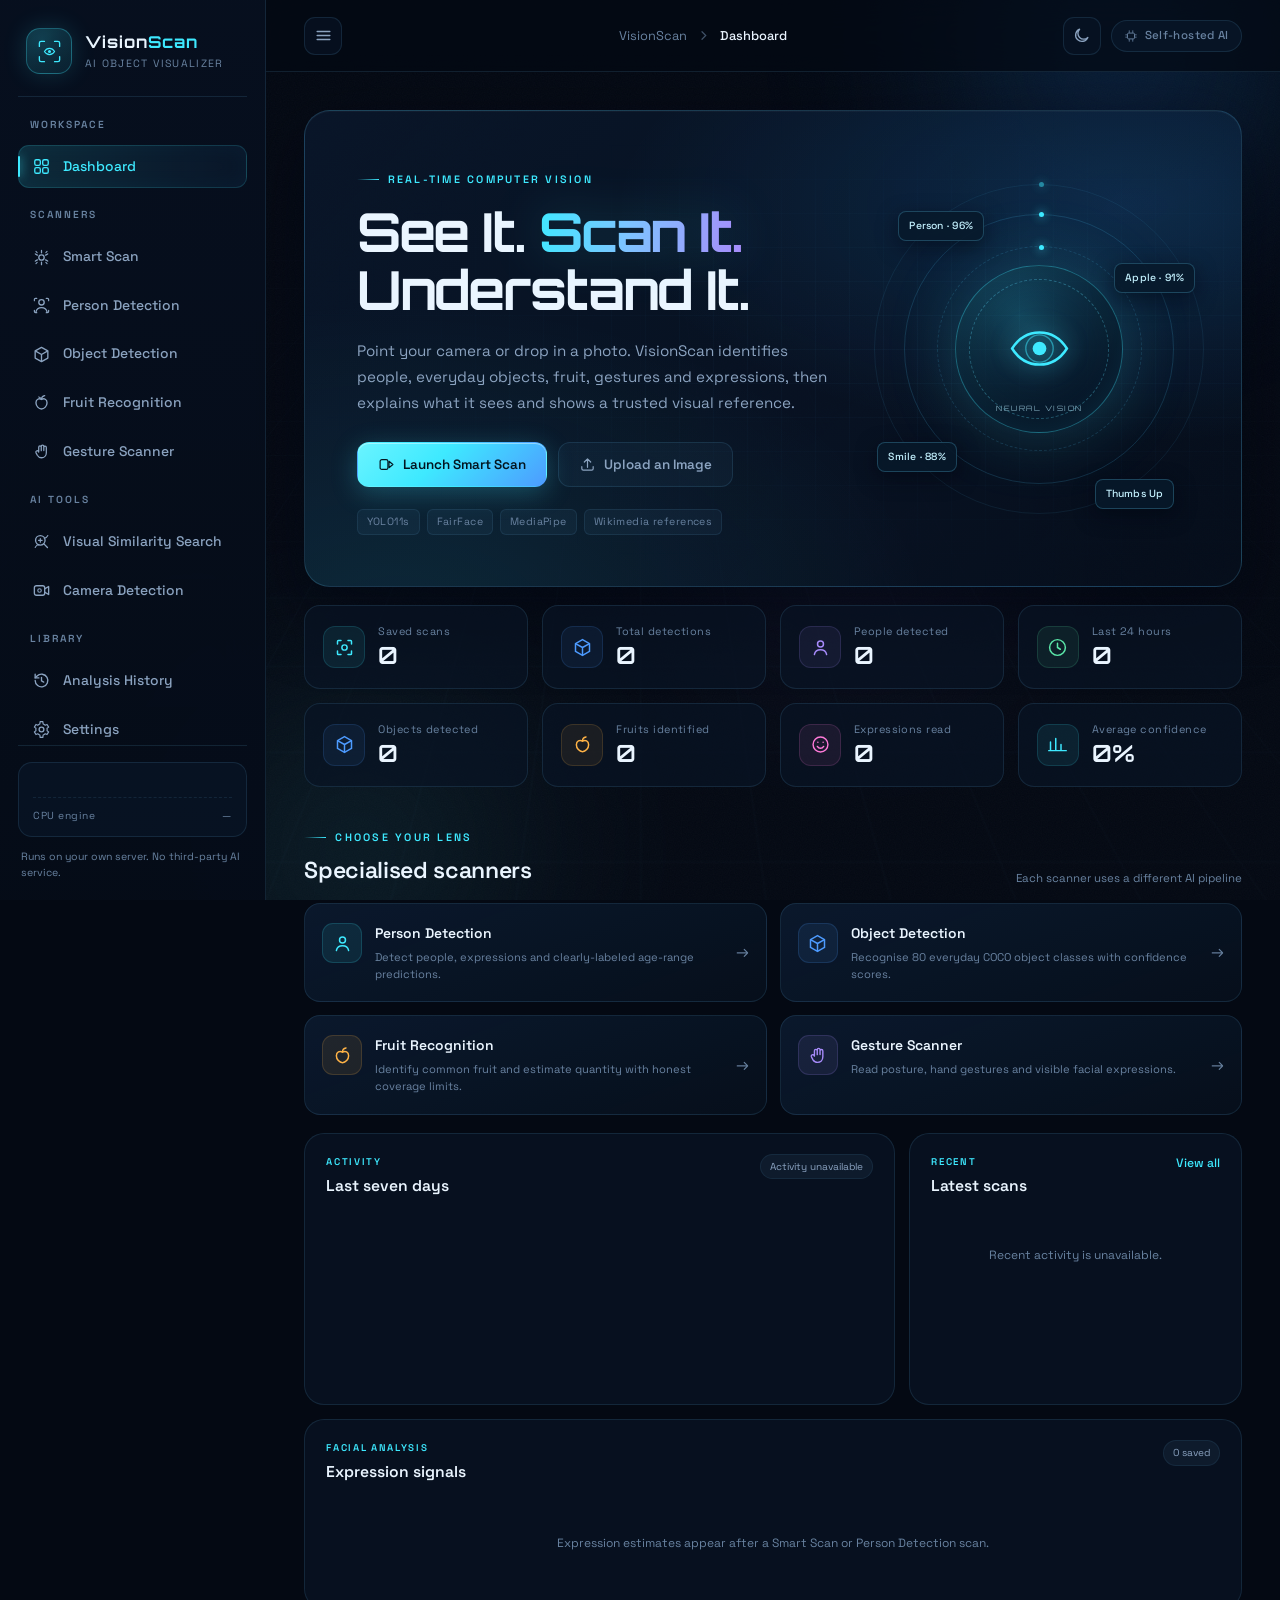
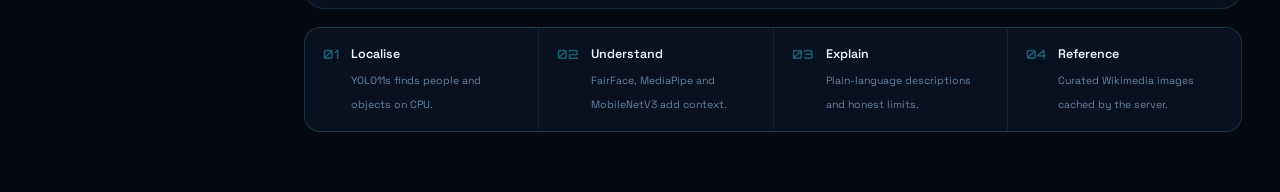
<file: index.html>
<!doctype html>
<html lang="en">
<head>
  <meta charset="utf-8">
  <title>AI Object Visualizer</title>
  <meta name="viewport" content="width=device-width, initial-scale=1">
  <meta http-equiv="refresh" content="0; url=docs/">
  <link rel="canonical" href="docs/">
</head>
<body>
  <p>Opening <a href="docs/">AI Object Visualizer</a>…</p>
  <script>location.replace("docs/");</script>
</body>
</html>
</file>
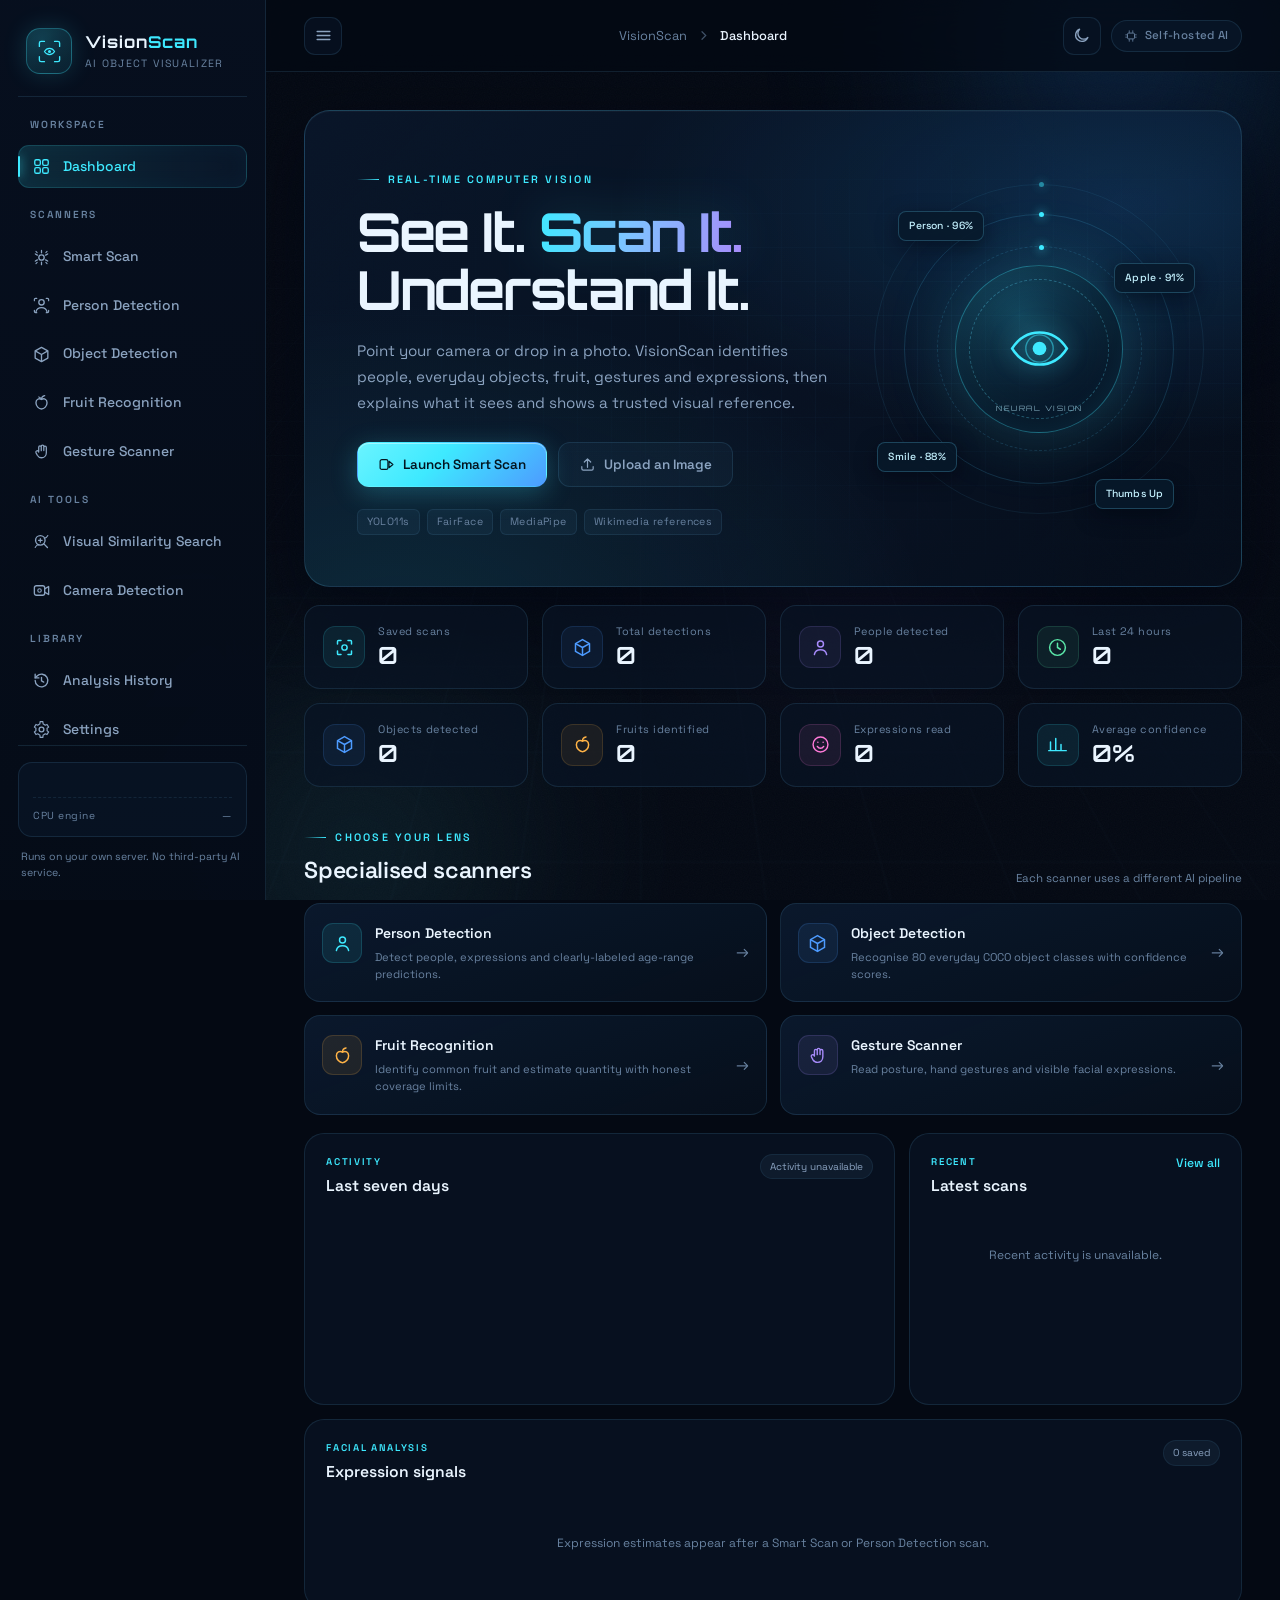
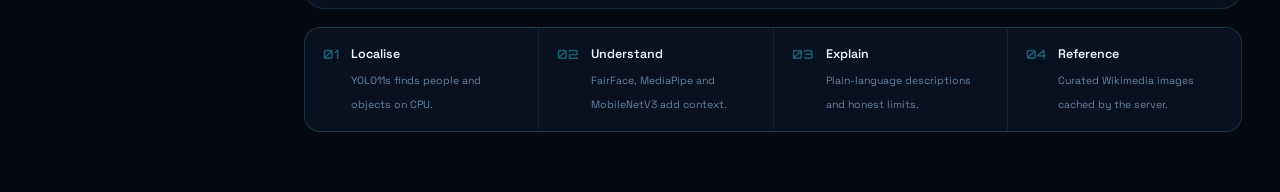
<file: docs/index.html>
<!DOCTYPE html>
<html lang="en">
<head>
  <meta charset="UTF-8">
  <meta name="viewport" content="width=device-width, initial-scale=1.0">
  <meta name="theme-color" content="#050b16">
  <title>AI Object Visualizer · See It. Scan It. Understand It.</title>
  <meta name="description" content="Real-time computer vision for people, objects, fruit, gestures and expressions, with trustworthy online references.">
  <link rel="icon" href="static/img/favicon.svg" type="image/svg+xml">
  <link rel="preconnect" href="https://fonts.googleapis.com">
  <link rel="preconnect" href="https://fonts.gstatic.com" crossorigin>
  <link href="https://fonts.googleapis.com/css2?family=Orbitron:wght@500;600;700;800&family=Space+Grotesk:wght@300;400;500;600;700&display=swap" rel="stylesheet">
  <link rel="stylesheet" href="static/css/style.css">
</head>
<body data-default-confidence="35">
  <div class="ambient" aria-hidden="true">
    <div class="ambient-grid"></div>
    <div class="orb orb-one"></div>
    <div class="orb orb-two"></div>
    <div class="orb orb-three"></div>
    <div class="noise"></div>
  </div>

  <aside class="sidebar" id="sidebar">
    <a class="brand" href="#dashboard" data-view-link="dashboard" aria-label="AI Object Visualizer dashboard">
      <span class="brand-mark">
        <svg viewBox="0 0 48 48" fill="none" aria-hidden="true">
          <path d="M6 15V9a3 3 0 0 1 3-3h6M33 6h6a3 3 0 0 1 3 3v6M42 33v6a3 3 0 0 1-3 3h-6M15 42H9a3 3 0 0 1-3-3v-6" stroke="currentColor" stroke-width="2.4" stroke-linecap="round"/>
          <path d="M15 24c2.2-3.7 5.3-5.6 9-5.6s6.8 1.9 9 5.6c-2.2 3.7-5.3 5.6-9 5.6s-6.8-1.9-9-5.6Z" stroke="currentColor" stroke-width="2"/>
          <circle cx="24" cy="24" r="2.7" fill="currentColor"/>
        </svg>
      </span>
      <span class="brand-text">
        <strong>Vision<span>Scan</span></strong>
        <small>AI Object Visualizer</small>
      </span>
    </a>

    <nav class="nav" aria-label="Main navigation">
      <span class="nav-label">Workspace</span>
      <button class="nav-item" data-view-link="dashboard">
        <span class="nav-icon">
          <svg viewBox="0 0 24 24" fill="none" aria-hidden="true"><rect x="3.5" y="3.5" width="7" height="7" rx="2" stroke="currentColor" stroke-width="1.7"/><rect x="13.5" y="3.5" width="7" height="7" rx="2" stroke="currentColor" stroke-width="1.7"/><rect x="3.5" y="13.5" width="7" height="7" rx="2" stroke="currentColor" stroke-width="1.7"/><rect x="13.5" y="13.5" width="7" height="7" rx="2" stroke="currentColor" stroke-width="1.7"/></svg>
        </span>
        <span>Dashboard</span>
      </button>
      <span class="nav-label">Scanners</span>
      <button class="nav-item" data-mode-link="smart">
        <span class="nav-icon">
          <svg viewBox="0 0 24 24" fill="none" aria-hidden="true"><path d="M12 3v3M12 18v3M4.2 7.5l2.6 1.5M17.2 15l2.6 1.5M4.2 16.5l2.6-1.5M17.2 9l2.6-1.5" stroke="currentColor" stroke-width="1.6" stroke-linecap="round"/><circle cx="12" cy="12" r="3.4" stroke="currentColor" stroke-width="1.7"/><path d="M6.5 5.8 5 4.3M17.5 5.8 19 4.3M6.5 18.2 5 19.7M17.5 18.2 19 19.7" stroke="currentColor" stroke-width="1.4" stroke-linecap="round"/></svg>
        </span>
        <span>Smart Scan</span>
      </button>
      <button class="nav-item" data-mode-link="person">
        <span class="nav-icon">
          <svg viewBox="0 0 24 24" fill="none" aria-hidden="true"><circle cx="12" cy="8" r="3.4" stroke="currentColor" stroke-width="1.7"/><path d="M5 20c.7-3.3 3.4-5.4 7-5.4s6.3 2.1 7 5.4" stroke="currentColor" stroke-width="1.7" stroke-linecap="round"/><path d="M3 6V4.5A1.5 1.5 0 0 1 4.5 3H6M18 3h1.5A1.5 1.5 0 0 1 21 4.5V6M21 18v1.5a1.5 1.5 0 0 1-1.5 1.5H18M6 21H4.5A1.5 1.5 0 0 1 3 19.5V18" stroke="currentColor" stroke-width="1.5" stroke-linecap="round"/></svg>
        </span>
        <span>Person Detection</span>
      </button>
      <button class="nav-item" data-mode-link="object">
        <span class="nav-icon">
          <svg viewBox="0 0 24 24" fill="none" aria-hidden="true"><path d="m12 3 8 4.5v9L12 21l-8-4.5v-9L12 3Z" stroke="currentColor" stroke-width="1.7" stroke-linejoin="round"/><path d="m4 7.5 8 4.5 8-4.5M12 12v9" stroke="currentColor" stroke-width="1.7" stroke-linejoin="round"/></svg>
        </span>
        <span>Object Detection</span>
      </button>
      <button class="nav-item" data-mode-link="fruit">
        <span class="nav-icon">
          <svg viewBox="0 0 24 24" fill="none" aria-hidden="true"><path d="M12 8.2c3.2-2.1 7-.1 7 4 0 4.4-3.6 8-7 8s-7-3.6-7-8c0-4.1 3.8-6.1 7-4Z" stroke="currentColor" stroke-width="1.7" stroke-linejoin="round"/><path d="M12 8c0-2.3 1.6-4.2 4-4.6" stroke="currentColor" stroke-width="1.7" stroke-linecap="round"/><path d="M12 8c-.5-1.6-1.7-2.6-3.4-3" stroke="currentColor" stroke-width="1.5" stroke-linecap="round"/></svg>
        </span>
        <span>Fruit Recognition</span>
      </button>
      <button class="nav-item" data-mode-link="gesture">
        <span class="nav-icon">
          <svg viewBox="0 0 24 24" fill="none" aria-hidden="true"><path d="M8.5 12V6.6a1.6 1.6 0 1 1 3.2 0V11M11.7 10.4V5.4a1.6 1.6 0 1 1 3.2 0v5M14.9 10.8V6.8a1.6 1.6 0 1 1 3.2 0v6.7c0 3.9-2.7 6.4-6.1 6.4-2.4 0-4.2-1.2-5.3-3.2L5 13.4a1.7 1.7 0 0 1 2.9-1.7l.6 1" stroke="currentColor" stroke-width="1.6" stroke-linecap="round" stroke-linejoin="round"/></svg>
        </span>
        <span>Gesture Scanner</span>
      </button>
      <span class="nav-label">AI Tools</span>
      <button class="nav-item" data-view-link="similar">
        <span class="nav-icon">
          <svg viewBox="0 0 24 24" fill="none" aria-hidden="true"><circle cx="10.5" cy="10.5" r="6" stroke="currentColor" stroke-width="1.7"/><path d="m15 15 4.5 4.5" stroke="currentColor" stroke-width="1.7" stroke-linecap="round"/><path d="M8.2 10.5h4.6M10.5 8.2v4.6" stroke="currentColor" stroke-width="1.5" stroke-linecap="round"/><path d="M4 19.5c1-2.2 2.6-3.4 4.6-3.4M20 4.5c-1 2.2-2.6 3.4-4.6 3.4" stroke="currentColor" stroke-width="1.3" stroke-linecap="round"/></svg>
        </span>
        <span>Visual Similarity Search</span>
      </button>
      <button class="nav-item" data-camera-link="camera">
        <span class="nav-icon">
          <svg viewBox="0 0 24 24" fill="none" aria-hidden="true"><rect x="3" y="6" width="13" height="12" rx="2.5" stroke="currentColor" stroke-width="1.7"/><path d="m16 10 5-3v10l-5-3" stroke="currentColor" stroke-width="1.7" stroke-linejoin="round"/><circle cx="9.5" cy="12" r="2.2" stroke="currentColor" stroke-width="1.4"/></svg>
        </span>
        <span>Camera Detection</span>
      </button>
      <span class="nav-label">Library</span>
      <button class="nav-item" data-view-link="history">
        <span class="nav-icon">
          <svg viewBox="0 0 24 24" fill="none" aria-hidden="true"><path d="M4 12a8 8 0 1 0 2.4-5.7L4 8.7" stroke="currentColor" stroke-width="1.7" stroke-linecap="round"/><path d="M4 4v4.7h4.7" stroke="currentColor" stroke-width="1.7" stroke-linecap="round" stroke-linejoin="round"/><path d="M12 8v4.4l2.8 1.7" stroke="currentColor" stroke-width="1.7" stroke-linecap="round"/></svg>
        </span>
        <span>Analysis History</span>
      </button>
      <button class="nav-item" data-view-link="settings">
        <span class="nav-icon">
          <svg viewBox="0 0 24 24" fill="none" aria-hidden="true"><circle cx="12" cy="12" r="3" stroke="currentColor" stroke-width="1.7"/><path d="M19 13.5a7.8 7.8 0 0 0 0-3l2-1.5-2-3.4-2.3 1a8.2 8.2 0 0 0-2.6-1.5L13.7 2h-3.4l-.4 3.1a8.2 8.2 0 0 0-2.6 1.5l-2.3-1-2 3.4 2 1.5a7.8 7.8 0 0 0 0 3l-2 1.5 2 3.4 2.3-1a8.2 8.2 0 0 0 2.6 1.5l.4 3.1h3.4l.4-3.1a8.2 8.2 0 0 0 2.6-1.5l2.3 1 2-3.4-2-1.5Z" stroke="currentColor" stroke-width="1.5" stroke-linejoin="round"/></svg>
        </span>
        <span>Settings</span>
      </button>
    </nav>

    <div class="sidebar-foot">
      <div class="system-card">
        <div class="system-head" style="display:none">
          <span class="pulse-dot" id="system-dot"></span>
          <span id="system-state">Checking AI engine</span>
        </div>
        <div class="model-list" id="model-list"></div>
        <div class="system-meta">
          <span>CPU engine</span>
          <span id="system-uptime">--</span>
        </div>
      </div>
      <p class="sidebar-note">Runs on your own server. No third-party AI service.</p>
    </div>
  </aside>

  <div class="sidebar-scrim" id="sidebar-scrim"></div>

  <main class="main">
    <header class="topbar">
      <button class="icon-button menu-toggle" id="menu-toggle" aria-label="Open navigation">
        <svg viewBox="0 0 24 24" fill="none" aria-hidden="true"><path d="M4 7h16M4 12h16M4 17h16" stroke="currentColor" stroke-width="1.8" stroke-linecap="round"/></svg>
      </button>
      <div class="breadcrumbs">
        <span>VisionScan</span>
        <svg viewBox="0 0 20 20" fill="none" aria-hidden="true"><path d="m8 5 5 5-5 5" stroke="currentColor" stroke-width="1.6" stroke-linecap="round"/></svg>
        <strong id="page-title">Dashboard</strong>
      </div>
      <div class="topbar-right">
        <button class="icon-button theme-toggle" id="theme-toggle" type="button" aria-label="Switch colour theme" title="Toggle dark / light theme">
          <svg class="icon-moon" viewBox="0 0 24 24" fill="none" aria-hidden="true"><path d="M20 14.4A8 8 0 1 1 9.6 4a6.5 6.5 0 0 0 10.4 10.4Z" stroke="currentColor" stroke-width="1.7" stroke-linejoin="round"/></svg>
          <svg class="icon-sun" viewBox="0 0 24 24" fill="none" aria-hidden="true"><circle cx="12" cy="12" r="4" stroke="currentColor" stroke-width="1.7"/><path d="M12 2.5v2.2M12 19.3v2.2M4.2 4.2l1.6 1.6M18.2 18.2l1.6 1.6M2.5 12h2.2M19.3 12h2.2M4.2 19.8l1.6-1.6M18.2 5.8l1.6-1.6" stroke="currentColor" stroke-width="1.6" stroke-linecap="round"/></svg>
        </button>
        <span class="status-pill" id="ai-status-pill" style="display:none">
          <span class="pulse-dot"></span>
          <span id="ai-status-text">Connecting</span>
        </span>
        <span class="topbar-chip">
          <svg viewBox="0 0 24 24" fill="none" aria-hidden="true"><rect x="6" y="7" width="12" height="10" rx="2" stroke="currentColor" stroke-width="1.6"/><path d="M9 3v3M15 3v3M9 18v3M15 18v3M3 10h3M3 14h3M18 10h3M18 14h3" stroke="currentColor" stroke-width="1.4" stroke-linecap="round"/></svg>
          Self-hosted AI
        </span>
      </div>
    </header>

    <div class="content">
      <section class="view" id="view-dashboard" aria-labelledby="dashboard-title">
        <div class="hero">
          <div class="hero-copy">
            <span class="eyebrow"><span class="eyebrow-line"></span>Real-time computer vision</span>
            <h1 id="dashboard-title">See It. <span>Scan It.</span> Understand It.</h1>
            <p>Point your camera or drop in a photo. VisionScan identifies people, everyday objects, fruit, gestures and expressions, then explains what it sees and shows a trusted visual reference.</p>
            <div class="hero-actions">
              <button class="button primary" id="hero-start">
                <svg viewBox="0 0 24 24" fill="none" aria-hidden="true"><path d="M15.5 7.5 21 12l-5.5 4.5v-9Z" stroke="currentColor" stroke-width="1.7" stroke-linejoin="round"/><rect x="3" y="5" width="11" height="14" rx="2.5" stroke="currentColor" stroke-width="1.7"/></svg>
                Launch Smart Scan
              </button>
              <button class="button ghost" id="hero-upload">
                <svg viewBox="0 0 24 24" fill="none" aria-hidden="true"><path d="M12 16V4m0 0L7.5 8.5M12 4l4.5 4.5" stroke="currentColor" stroke-width="1.7" stroke-linecap="round" stroke-linejoin="round"/><path d="M4 15v3a2 2 0 0 0 2 2h12a2 2 0 0 0 2-2v-3" stroke="currentColor" stroke-width="1.7" stroke-linecap="round"/></svg>
                Upload an Image
              </button>
            </div>
            <div class="hero-tags">
              <span>YOLO11s</span>
              <span>FairFace</span>
              <span>MediaPipe</span>
              <span>Wikimedia references</span>
            </div>
          </div>
          <div class="hero-visual" aria-hidden="true">
            <div class="orbit orbit-a"></div>
            <div class="orbit orbit-b"></div>
            <div class="orbit orbit-c"></div>
            <div class="core">
              <div class="core-ring"></div>
              <div class="core-eye">
                <svg viewBox="0 0 64 64" fill="none"><path d="M8 32c5.9-9.4 13.4-14.1 24-14.1S50.1 22.6 56 32c-5.9 9.4-13.4 14.1-24 14.1S13.9 41.4 8 32Z" stroke="currentColor" stroke-width="2.2"/><circle cx="32" cy="32" r="6" fill="currentColor"/><circle cx="32" cy="32" r="12" stroke="currentColor" stroke-width="1.2" opacity=".5"/></svg>
              </div>
              <span class="core-label">NEURAL VISION</span>
            </div>
            <span class="float-chip chip-one">Person · 96%</span>
            <span class="float-chip chip-two">Apple · 91%</span>
            <span class="float-chip chip-three">Smile · 88%</span>
            <span class="float-chip chip-four">Thumbs Up</span>
          </div>
        </div>

        <div class="stats-grid">
          <article class="stat-card">
            <div class="stat-icon cyan">
              <svg viewBox="0 0 24 24" fill="none" aria-hidden="true"><path d="M4 8V5a1 1 0 0 1 1-1h3M16 4h3a1 1 0 0 1 1 1v3M20 16v3a1 1 0 0 1-1 1h-3M8 20H5a1 1 0 0 1-1-1v-3" stroke="currentColor" stroke-width="1.7" stroke-linecap="round"/><circle cx="12" cy="12" r="3" stroke="currentColor" stroke-width="1.7"/></svg>
            </div>
            <div><span class="stat-label">Saved scans</span><strong id="stat-scans">0</strong></div>
            <span class="stat-trend">All time</span>
          </article>
          <article class="stat-card">
            <div class="stat-icon blue">
              <svg viewBox="0 0 24 24" fill="none" aria-hidden="true"><path d="m12 3 8 4.5v9L12 21l-8-4.5v-9L12 3Z" stroke="currentColor" stroke-width="1.7" stroke-linejoin="round"/><path d="m4 7.5 8 4.5 8-4.5M12 12v9" stroke="currentColor" stroke-width="1.7" stroke-linejoin="round"/></svg>
            </div>
            <div><span class="stat-label">Total detections</span><strong id="stat-detections">0</strong></div>
            <span class="stat-trend">All time</span>
          </article>
          <article class="stat-card">
            <div class="stat-icon purple">
              <svg viewBox="0 0 24 24" fill="none" aria-hidden="true"><circle cx="12" cy="8" r="3.4" stroke="currentColor" stroke-width="1.7"/><path d="M5 20c.7-3.3 3.4-5.4 7-5.4s6.3 2.1 7 5.4" stroke="currentColor" stroke-width="1.7" stroke-linecap="round"/></svg>
            </div>
            <div><span class="stat-label">People detected</span><strong id="stat-people">0</strong></div>
            <span class="stat-trend">No identity data</span>
          </article>
          <article class="stat-card">
            <div class="stat-icon green">
              <svg viewBox="0 0 24 24" fill="none" aria-hidden="true"><path d="M12 21a9 9 0 1 0 0-18 9 9 0 0 0 0 18Z" stroke="currentColor" stroke-width="1.7"/><path d="M12 7v5l3.2 2" stroke="currentColor" stroke-width="1.7" stroke-linecap="round"/></svg>
            </div>
            <div><span class="stat-label">Last 24 hours</span><strong id="stat-24h">0</strong></div>
            <span class="stat-trend">Detections</span>
          </article>
          <article class="stat-card">
            <div class="stat-icon blue">
              <svg viewBox="0 0 24 24" fill="none" aria-hidden="true"><path d="m12 3 8 4.5v9L12 21l-8-4.5v-9L12 3Z" stroke="currentColor" stroke-width="1.7" stroke-linejoin="round"/><path d="m4 7.5 8 4.5 8-4.5M12 12v9" stroke="currentColor" stroke-width="1.7" stroke-linejoin="round"/></svg>
            </div>
            <div><span class="stat-label">Objects detected</span><strong id="stat-objects">0</strong></div>
            <span class="stat-trend">All time</span>
          </article>
          <article class="stat-card">
            <div class="stat-icon orange">
              <svg viewBox="0 0 24 24" fill="none" aria-hidden="true"><path d="M12 8.2c3.2-2.1 7-.1 7 4 0 4.4-3.6 8-7 8s-7-3.6-7-8c0-4.1 3.8-6.1 7-4Z" stroke="currentColor" stroke-width="1.7" stroke-linejoin="round"/><path d="M12 8c0-2.3 1.6-4.2 4-4.6" stroke="currentColor" stroke-width="1.7" stroke-linecap="round"/></svg>
            </div>
            <div><span class="stat-label">Fruits identified</span><strong id="stat-fruits">0</strong></div>
            <span class="stat-trend">All time</span>
          </article>
          <article class="stat-card">
            <div class="stat-icon pink">
              <svg viewBox="0 0 24 24" fill="none" aria-hidden="true"><circle cx="12" cy="12" r="8.5" stroke="currentColor" stroke-width="1.6"/><path d="M8.4 14.2c.8 1.3 2.1 2.2 3.6 2.2s2.8-.9 3.6-2.2M9 9.5h.01M15 9.5h.01" stroke="currentColor" stroke-width="1.7" stroke-linecap="round"/></svg>
            </div>
            <div><span class="stat-label">Expressions read</span><strong id="stat-expressions">0</strong></div>
            <span class="stat-trend">Estimated</span>
          </article>
          <article class="stat-card">
            <div class="stat-icon cyan">
              <svg viewBox="0 0 24 24" fill="none" aria-hidden="true"><path d="M4 19V9M10 19V5M16 19v-7M22 19H2" stroke="currentColor" stroke-width="1.7" stroke-linecap="round"/></svg>
            </div>
            <div><span class="stat-label">Average confidence</span><strong id="stat-confidence">0%</strong></div>
            <span class="stat-trend">Saved results</span>
          </article>
        </div>

        <div class="section-heading">
          <div>
            <span class="eyebrow"><span class="eyebrow-line"></span>Choose your lens</span>
            <h2>Specialised scanners</h2>
          </div>
          <span class="section-hint">Each scanner uses a different AI pipeline</span>
        </div>

        <div class="scanner-cards">
          <button class="scanner-tile" data-open-mode="person">
            <span class="tile-icon persona">
              <svg viewBox="0 0 24 24" fill="none" aria-hidden="true"><circle cx="12" cy="8" r="3.4" stroke="currentColor" stroke-width="1.7"/><path d="M5 20c.7-3.3 3.4-5.4 7-5.4s6.3 2.1 7 5.4" stroke="currentColor" stroke-width="1.7" stroke-linecap="round"/></svg>
            </span>
            <span class="tile-copy">
              <strong>Person Detection</strong>
              <small>Detect people, expressions and clearly-labeled age-range predictions.</small>
            </span>
            <span class="tile-arrow">→</span>
          </button>
          <button class="scanner-tile" data-open-mode="object">
            <span class="tile-icon object">
              <svg viewBox="0 0 24 24" fill="none" aria-hidden="true"><path d="m12 3 8 4.5v9L12 21l-8-4.5v-9L12 3Z" stroke="currentColor" stroke-width="1.7" stroke-linejoin="round"/><path d="m4 7.5 8 4.5 8-4.5M12 12v9" stroke="currentColor" stroke-width="1.7" stroke-linejoin="round"/></svg>
            </span>
            <span class="tile-copy">
              <strong>Object Detection</strong>
              <small>Recognise 80 everyday COCO object classes with confidence scores.</small>
            </span>
            <span class="tile-arrow">→</span>
          </button>
          <button class="scanner-tile" data-open-mode="fruit">
            <span class="tile-icon fruit">
              <svg viewBox="0 0 24 24" fill="none" aria-hidden="true"><path d="M12 8.2c3.2-2.1 7-.1 7 4 0 4.4-3.6 8-7 8s-7-3.6-7-8c0-4.1 3.8-6.1 7-4Z" stroke="currentColor" stroke-width="1.7" stroke-linejoin="round"/><path d="M12 8c0-2.3 1.6-4.2 4-4.6" stroke="currentColor" stroke-width="1.7" stroke-linecap="round"/></svg>
            </span>
            <span class="tile-copy">
              <strong>Fruit Recognition</strong>
              <small>Identify common fruit and estimate quantity with honest coverage limits.</small>
            </span>
            <span class="tile-arrow">→</span>
          </button>
          <button class="scanner-tile" data-open-mode="gesture">
            <span class="tile-icon gesture">
              <svg viewBox="0 0 24 24" fill="none" aria-hidden="true"><path d="M8.5 12V6.6a1.6 1.6 0 1 1 3.2 0V11M11.7 10.4V5.4a1.6 1.6 0 1 1 3.2 0v5M14.9 10.8V6.8a1.6 1.6 0 1 1 3.2 0v6.7c0 3.9-2.7 6.4-6.1 6.4-2.4 0-4.2-1.2-5.3-3.2L5 13.4a1.7 1.7 0 0 1 2.9-1.7l.6 1" stroke="currentColor" stroke-width="1.6" stroke-linecap="round" stroke-linejoin="round"/></svg>
            </span>
            <span class="tile-copy">
              <strong>Gesture Scanner</strong>
              <small>Read posture, hand gestures and visible facial expressions.</small>
            </span>
            <span class="tile-arrow">→</span>
          </button>
        </div>

        <div class="dashboard-grid">
          <article class="panel activity-panel">
            <div class="panel-heading">
              <div>
                <span class="panel-kicker">Activity</span>
                <h3>Last seven days</h3>
              </div>
              <span class="panel-badge" id="week-total">0 detections</span>
            </div>
            <div class="chart" id="activity-chart" role="img" aria-label="Detections over the last seven days"></div>
          </article>
          <article class="panel recent-panel">
            <div class="panel-heading">
              <div>
                <span class="panel-kicker">Recent</span>
                <h3>Latest scans</h3>
              </div>
              <button class="text-button" data-view-link="history">View all</button>
            </div>
            <div class="recent-list" id="recent-list">
              <div class="mini-empty">No saved scans yet. Start with Smart Scan.</div>
            </div>
          </article>
          <article class="panel expression-panel">
            <div class="panel-heading">
              <div>
                <span class="panel-kicker">Facial analysis</span>
                <h3>Expression signals</h3>
              </div>
              <span class="panel-badge" id="expression-total">0 saved</span>
            </div>
            <div class="expression-list" id="expression-list">
              <div class="mini-empty">Expression estimates appear after a Smart Scan or Person Detection scan.</div>
            </div>
          </article>
        </div>

        <div class="pipeline-strip">
          <div class="pipeline-item"><span>01</span><div><strong>Localise</strong><small>YOLO11s finds people and objects on CPU.</small></div></div>
          <div class="pipeline-item"><span>02</span><div><strong>Understand</strong><small>FairFace, MediaPipe and MobileNetV3 add context.</small></div></div>
          <div class="pipeline-item"><span>03</span><div><strong>Explain</strong><small>Plain-language descriptions and honest limits.</small></div></div>
          <div class="pipeline-item"><span>04</span><div><strong>Reference</strong><small>Curated Wikimedia images cached by the server.</small></div></div>
        </div>
      </section>

      <section class="view" id="view-scanner" aria-labelledby="scan-title" hidden>
        <div class="scanner-head">
          <div>
            <span class="eyebrow"><span class="eyebrow-line"></span><span id="scan-eyebrow">Smart Scan</span></span>
            <h1 id="scan-title">Smart Scan</h1>
            <p id="scan-desc">One pass for people, everyday objects and visible expressions.</p>
          </div>
          <div class="confidence-control">
            <div class="confidence-label">
              <span>Confidence threshold</span>
              <strong id="scan-confidence-value">35%</strong>
            </div>
            <input type="range" id="scan-confidence" min="15" max="90" step="1" value="35" aria-label="Confidence threshold">
          </div>
        </div>

        <div class="scanner-grid">
          <div class="scanner-left">
            <div class="stage-card">
              <div class="stage" id="stage" data-kind="empty">
                <video id="camera" autoplay playsinline muted></video>
                <img id="upload-image" alt="Uploaded image preview">
                <canvas id="overlay"></canvas>
                <div class="stage-placeholder" id="stage-placeholder">
                  <span class="placeholder-icon">
                    <svg viewBox="0 0 64 64" fill="none" aria-hidden="true"><path d="M12 25V17a5 5 0 0 1 5-5h8M39 12h8a5 5 0 0 1 5 5v8M52 39v8a5 5 0 0 1-5 5h-8M25 52h-8a5 5 0 0 1-5-5v-8" stroke="currentColor" stroke-width="2" stroke-linecap="round"/><circle cx="32" cy="32" r="10" stroke="currentColor" stroke-width="2"/><circle cx="32" cy="32" r="3.4" fill="currentColor"/></svg>
                  </span>
                  <strong>Ready when you are</strong>
                  <span>Start the camera or upload an image to begin scanning.</span>
                  <div class="placeholder-actions">
                    <button class="button primary small" id="placeholder-start">Start Camera</button>
                    <button class="button ghost small" id="placeholder-upload">Upload Image</button>
                  </div>
                </div>
                <div class="stage-topline">
                  <span class="stage-badge" id="stage-badge">STANDBY</span>
                  <span class="scan-spinner" id="scan-spinner" hidden><span></span>ANALYSING</span>
                </div>
                <span class="hud-corner top-left"></span>
                <span class="hud-corner top-right"></span>
                <span class="hud-corner bottom-left"></span>
                <span class="hud-corner bottom-right"></span>
                <div class="scanline" id="scanline"></div>
              </div>
              <div class="stage-toolbar">
                <div class="toolbar-group">
                  <button class="button primary" id="camera-start">
                    <svg viewBox="0 0 24 24" fill="none" aria-hidden="true"><rect x="3" y="6" width="13" height="12" rx="2.5" stroke="currentColor" stroke-width="1.7"/><path d="m16 10 5-3v10l-5-3" stroke="currentColor" stroke-width="1.7" stroke-linejoin="round"/></svg>
                    Start Camera
                  </button>
                  <button class="button ghost" id="camera-stop" disabled>
                    <svg viewBox="0 0 24 24" fill="none" aria-hidden="true"><rect x="6" y="6" width="12" height="12" rx="2" stroke="currentColor" stroke-width="1.7"/></svg>
                    Stop
                  </button>
                  <button class="button ghost" id="camera-flip" title="Switch to back camera">
                    <svg viewBox="0 0 24 24" fill="none" aria-hidden="true"><path d="M4 9a8 8 0 0 1 13.6-3.6L20 8" stroke="currentColor" stroke-width="1.7" stroke-linecap="round" stroke-linejoin="round"/><path d="M20 4v4h-4" stroke="currentColor" stroke-width="1.7" stroke-linecap="round" stroke-linejoin="round"/><path d="M20 15a8 8 0 0 1-13.6 3.6L4 16" stroke="currentColor" stroke-width="1.7" stroke-linecap="round" stroke-linejoin="round"/><path d="M4 20v-4h4" stroke="currentColor" stroke-width="1.7" stroke-linecap="round" stroke-linejoin="round"/></svg>
                    Flip
                  </button>
                </div>
                <div class="toolbar-group">
                  <button class="button ghost" id="scan-now">
                    <svg viewBox="0 0 24 24" fill="none" aria-hidden="true"><path d="M4 12a8 8 0 1 1 2.4 5.7" stroke="currentColor" stroke-width="1.7" stroke-linecap="round"/><path d="M4 17v-5h5" stroke="currentColor" stroke-width="1.7" stroke-linecap="round" stroke-linejoin="round"/></svg>
                    Scan Now
                  </button>
                  <button class="button ghost" id="upload-trigger">
                    <svg viewBox="0 0 24 24" fill="none" aria-hidden="true"><path d="M12 16V4m0 0L7.5 8.5M12 4l4.5 4.5" stroke="currentColor" stroke-width="1.7" stroke-linecap="round" stroke-linejoin="round"/><path d="M4 15v3a2 2 0 0 0 2 2h12a2 2 0 0 0 2-2v-3" stroke="currentColor" stroke-width="1.7" stroke-linecap="round"/></svg>
                    Upload
                  </button>
                </div>
                <span class="camera-state" id="camera-state"><span class="dot"></span>Camera idle</span>
              </div>
            </div>

            <div class="scan-meta-row">
              <span class="meta-chip"><span>Engine</span><strong id="meta-engine">--</strong></span>
              <span class="meta-chip"><span>Inference</span><strong id="meta-inference">--</strong></span>
              <span class="meta-chip"><span>Detections</span><strong id="meta-count">0</strong></span>
              <span class="meta-chip"><span>Frame</span><strong id="meta-image">--</strong></span>
            </div>

            <div class="notes-box" id="scan-notes" hidden>
              <span class="notes-icon">!</span>
              <div id="scan-notes-list"></div>
            </div>

            <div class="capability-box">
              <span class="capability-icon">
                <svg viewBox="0 0 24 24" fill="none" aria-hidden="true"><circle cx="12" cy="12" r="9" stroke="currentColor" stroke-width="1.6"/><path d="M12 11v5M12 7.6v.2" stroke="currentColor" stroke-width="1.8" stroke-linecap="round"/></svg>
              </span>
              <div>
                <strong>What this scanner can and cannot do</strong>
                <p id="capability-note">Detections are AI estimates. Unsupported categories are reported honestly instead of guessed.</p>
              </div>
            </div>
          </div>

          <aside class="results-panel">
            <div class="results-head">
              <div>
                <span class="panel-kicker">Live analysis</span>
                <h3>Detection Results <span id="result-count">0</span></h3>
              </div>
              <span class="results-status" id="results-status">Waiting</span>
            </div>
            <div class="scan-summary" id="scan-summary" hidden>
              <span class="panel-kicker">AI image description</span>
              <p id="scan-summary-text"></p>
            </div>
            <div class="results-list" id="results-list">
              <div class="results-empty">
                <span class="radar">
                  <i></i><i></i><i></i>
                </span>
                <strong>No detections yet</strong>
                <p>Start a camera session or upload a photo. Results appear here with descriptions and visual references.</p>
              </div>
            </div>
            <div class="results-foot">
              <svg viewBox="0 0 24 24" fill="none" aria-hidden="true"><path d="M12 3 5 6v5c0 4.4 2.9 7.6 7 10 4.1-2.4 7-5.6 7-10V6l-7-3Z" stroke="currentColor" stroke-width="1.6" stroke-linejoin="round"/><path d="m9 12 2 2 4-4" stroke="currentColor" stroke-width="1.6" stroke-linecap="round" stroke-linejoin="round"/></svg>
              <span>All processing happens on your own server. Images are not sent to a third-party AI service.</span>
            </div>
          </aside>
        </div>
      </section>

      <section class="view" id="view-similar" aria-labelledby="similar-title" hidden>
        <div class="view-head">
          <div>
            <span class="eyebrow"><span class="eyebrow-line"></span>AI visual matching</span>
            <h1 id="similar-title">Visual Similarity Search</h1>
            <p>Upload a photo, social-media post or fruit picture. The AI describes the visual context, then ranks publicly licensed Wikimedia images by how visually similar they are. It never identifies or tracks people.</p>
          </div>
          <div class="view-actions">
            <span class="status-pill ready"><span class="pulse-dot"></span>MobileNetV3 embeddings</span>
          </div>
        </div>

        <div class="similar-layout">
          <div class="similar-left">
            <div class="panel similar-upload-panel">
              <div class="panel-heading">
                <div><span class="panel-kicker">Step 1</span><h3>Choose a picture</h3></div>
                <span class="panel-badge">JPG · PNG · WEBP</span>
              </div>
              <div class="similar-drop" id="similar-drop" role="button" tabindex="0" aria-label="Upload an image for visual similarity search">
                <input type="file" id="similar-file" accept="image/jpeg,image/png,image/webp" hidden>
                <img id="similar-preview" alt="Image selected for similarity search" hidden>
                <div class="similar-drop-copy" id="similar-drop-copy">
                  <span class="placeholder-icon">
                    <svg viewBox="0 0 64 64" fill="none" aria-hidden="true"><path d="M12 25V17a5 5 0 0 1 5-5h8M39 12h8a5 5 0 0 1 5 5v8M52 39v8a5 5 0 0 1-5 5h-8M25 52h-8a5 5 0 0 1-5-5v-8" stroke="currentColor" stroke-width="2" stroke-linecap="round"/><circle cx="32" cy="32" r="9" stroke="currentColor" stroke-width="2"/><path d="m37 37 6 6" stroke="currentColor" stroke-width="2" stroke-linecap="round"/></svg>
                  </span>
                  <strong>Drop an image here</strong>
                  <span>or click to browse. The file is sent to your own server for analysis.</span>
                </div>
              </div>

              <div class="similar-controls">
                <label class="select-wrap compact">
                  <span>Analysis focus</span>
                  <select id="similar-mode">
                    <option value="smart" selected>Auto · people, objects, expressions</option>
                    <option value="person">People &amp; faces</option>
                    <option value="object">Everyday objects</option>
                    <option value="fruit">Fruit &amp; vegetables</option>
                    <option value="gesture">Gestures &amp; posture</option>
                  </select>
                </label>
                <label class="similar-query">
                  <span>Optional visual keywords</span>
                  <input type="text" id="similar-query" maxlength="80" placeholder="e.g. smiling person, red fruit, person holding a phone">
                </label>
                <button class="button primary" id="similar-search" type="button">
                  <svg viewBox="0 0 24 24" fill="none" aria-hidden="true"><circle cx="10.5" cy="10.5" r="6" stroke="currentColor" stroke-width="1.7"/><path d="m15 15 4.5 4.5" stroke="currentColor" stroke-width="1.7" stroke-linecap="round"/></svg>
                  Find Visually Similar Images
                </button>
                <button class="button ghost" id="similar-reset" type="button">Reset</button>
              </div>

              <div class="similar-progress" id="similar-progress" hidden>
                <span class="scan-spinner"><span></span>ANALYSING VISUAL CONTEXT</span>
                <div class="similar-progress-track"><span></span></div>
                <small id="similar-progress-text">Running local AI models and comparing licensed images…</small>
              </div>
              <div class="notes-box" id="similar-error" hidden>
                <span class="notes-icon">!</span>
                <div id="similar-error-text"></div>
              </div>
            </div>

            <div class="panel similar-description-panel" id="similar-description-panel" hidden>
              <div class="panel-heading">
                <div><span class="panel-kicker">AI image description</span><h3>What the models see</h3></div>
                <span class="panel-badge" id="similar-analysis-badge">—</span>
              </div>
              <p class="similar-description-text" id="similar-description"></p>
              <div class="detection-attrs" id="similar-tags"></div>
              <p class="similar-queries" id="similar-queries"></p>
            </div>
          </div>

          <div class="panel similar-results-panel">
            <div class="results-head">
              <div>
                <span class="panel-kicker">Step 2</span>
                <h3>Visually similar images <span id="similar-count">0</span></h3>
              </div>
              <span class="results-status" id="similar-status">Waiting</span>
            </div>
            <div class="similar-grid" id="similar-matches">
              <div class="results-empty">
                <span class="radar"><i></i><i></i><i></i></span>
                <strong>No matches yet</strong>
                <p>Upload a picture and run the search. Results include similarity scores, the matching image and a link to its original licensed source.</p>
              </div>
            </div>
            <p class="similar-foot" id="similar-foot" hidden></p>
          </div>
        </div>
      </section>

      <section class="view" id="view-history" aria-labelledby="history-title" hidden>
        <div class="view-head">
          <div>
            <span class="eyebrow"><span class="eyebrow-line"></span>Analysis archive</span>
            <h1 id="history-title">Analysis History</h1>
            <p>Saved detections, thumbnails and metadata live in the database on the server.</p>
          </div>
          <div class="view-actions">
            <button class="button ghost" id="history-refresh">Refresh</button>
            <button class="button danger" id="history-clear">Clear History</button>
          </div>
        </div>

        <div class="history-toolbar">
          <label class="select-wrap">
            <span>Filter by scanner</span>
            <select id="history-filter">
              <option value="">All scanners</option>
              <option value="smart">Smart Scan</option>
              <option value="person">Person</option>
              <option value="object">Object</option>
              <option value="fruit">Fruit</option>
              <option value="gesture">Gesture</option>
            </select>
          </label>
          <span class="toolbar-note" id="history-total">0 saved detections</span>
        </div>

        <div class="history-grid" id="history-list"></div>
        <div class="empty-state" id="history-empty" hidden>
          <span class="radar"><i></i><i></i><i></i></span>
          <h3>No saved scans yet</h3>
          <p>Run a scan and choose “Scan Now” or upload an image to archive results here.</p>
          <button class="button primary small" data-view-link="dashboard">Go to Dashboard</button>
        </div>
        <div class="load-more-wrap">
          <button class="button ghost" id="history-load-more" hidden>Load More</button>
        </div>
      </section>

      <section class="view" id="view-settings" aria-labelledby="settings-title" hidden>
        <div class="view-head">
          <div>
            <span class="eyebrow"><span class="eyebrow-line"></span>Preferences</span>
            <h1 id="settings-title">Settings</h1>
            <p>Tune the scanner, camera preview and how much detail you want to see.</p>
          </div>
        </div>

        <div class="settings-grid">
          <form class="panel settings-panel" id="settings-form">
            <div class="panel-heading">
              <div><span class="panel-kicker">Scanning</span><h3>Detection preferences</h3></div>
              <span class="panel-badge">Saved to history</span>
            </div>

            <div class="setting-row">
              <div><strong>Confidence threshold</strong><small>Higher values show fewer, more certain detections.</small></div>
              <div class="setting-range">
                <input type="range" id="set-confidence" min="15" max="90" step="1" value="35">
                <output id="set-confidence-value">35%</output>
              </div>
            </div>

            <div class="setting-row">
              <div><strong>Continuous scan interval</strong><small>How often live camera frames are analysed.</small></div>
              <label class="select-wrap compact">
                <select id="set-interval">
                  <option value="400">0.4 seconds (fastest)</option>
                  <option value="800" selected>0.8 seconds</option>
                  <option value="1200">1.2 seconds</option>
                  <option value="1800">1.8 seconds</option>
                  <option value="2600">2.6 seconds</option>
                  <option value="4000">4 seconds</option>
                </select>
              </label>
            </div>

            <div class="setting-row">
              <div><strong>Auto-save live detections</strong><small>Archive new results from continuous scanning.</small></div>
              <label class="switch"><input type="checkbox" id="set-autosave" checked><span></span></label>
            </div>

            <div class="setting-row">
              <div><strong>Mirror camera preview</strong><small>Useful for selfies; saved frames stay unmirrored.</small></div>
              <label class="switch"><input type="checkbox" id="set-mirror" checked><span></span></label>
            </div>

            <div class="setting-row">
              <div><strong>Show bounding boxes</strong><small>Draw detection boxes directly over the preview.</small></div>
              <label class="switch"><input type="checkbox" id="set-boxes" checked><span></span></label>
            </div>

            <div class="setting-row">
              <div><strong>Show descriptions</strong><small>Display plain-language explanations in result cards.</small></div>
              <label class="switch"><input type="checkbox" id="set-descriptions" checked><span></span></label>
            </div>

            <div class="setting-row">
              <div><strong>Colour theme</strong><small>Use the dark futuristic theme, a bright light theme, or follow your system.</small></div>
              <label class="select-wrap compact">
                <select id="set-theme">
                  <option value="dark">Dark</option>
                  <option value="light">Light</option>
                  <option value="auto">System</option>
                </select>
              </label>
            </div>

            <div class="settings-actions">
              <button class="button primary" type="submit">Save Preferences</button>
              <button class="button ghost" type="button" id="reset-settings">Reset Defaults</button>
            </div>
          </form>

          <div class="settings-side">
            <article class="panel about-panel">
              <div class="panel-heading"><div><span class="panel-kicker">Pipeline</span><h3>Models in the pipeline</h3></div></div>
              <div class="model-card"><span class="model-dot cyan"></span><div><strong>YOLO11s</strong><small>80-class object and person localisation · CPU</small></div></div>
              <div class="model-card"><span class="model-dot cyan"></span><div><strong>YOLO-World</strong><small>Priority everyday objects: charger adapter, charger cable, connector, mouse, remote and keyboard</small></div></div>
              <div class="model-card"><span class="model-dot blue"></span><div><strong>FairFace ONNX</strong><small>Approximate age-range and man/woman estimates from visible faces · no identity recognition</small></div></div>
              <div class="model-card"><span class="model-dot purple"></span><div><strong>MediaPipe</strong><small>Pose, hand and face landmark analysis for gestures</small></div></div>
              <div class="model-card"><span class="model-dot orange"></span><div><strong>MobileNetV3</strong><small>ImageNet food and fruit refinement</small></div></div>
            </article>

            <article class="panel privacy-panel">
              <div class="panel-heading"><div><span class="panel-kicker">Privacy</span><h3>Self-hosted by design</h3></div></div>
              <ul class="privacy-list">
                <li>Camera frames are sent to your own server for analysis. No third-party cloud AI service is used.</li>
                <li>History thumbnails are stored under <code>data/snapshots</code>; metadata lives in <code>data/history.db</code>.</li>
                <li>Reference images come from Wikimedia and are cached locally as public educational content.</li>
                <li>The app does not identify people by name, face or personal identity.</li>
              </ul>
              <div class="privacy-reset">
                <button class="button danger small" id="settings-clear-history">Delete all history</button>
              </div>
            </article>

            <article class="panel capability-panel">
              <div class="panel-heading"><div><span class="panel-kicker">Honest limits</span><h3>What is not supported</h3></div></div>
              <p id="settings-unsupported">Mango, grapes, watermelon, papaya and dragon fruit are not in the supported fruit vocabulary and will not be guessed. Objects outside the COCO training set are also not claimed as recognised.</p>
            </article>
          </div>
        </div>
      </section>
    </div>
  </main>

  <input type="file" id="file-input" accept="image/*" hidden>

  <div class="toast-stack" id="toast-stack" aria-live="polite"></div>

  <div class="modal" id="detail-modal" hidden aria-hidden="true">
    <div class="modal-backdrop" data-close-modal></div>
    <div class="modal-card" role="dialog" aria-modal="true" aria-labelledby="modal-title">
      <button class="modal-close" data-close-modal aria-label="Close details">
        <svg viewBox="0 0 24 24" fill="none" aria-hidden="true"><path d="m6 6 12 12M18 6 6 18" stroke="currentColor" stroke-width="1.8" stroke-linecap="round"/></svg>
      </button>
      <div class="modal-media">
        <img id="modal-image" alt="Detection snapshot">
        <span class="modal-category" id="modal-category">Object</span>
      </div>
      <div class="modal-body">
        <div class="modal-heading">
          <div>
            <span class="panel-kicker" id="modal-scanner">Smart Scan</span>
            <h2 id="modal-title">Detection</h2>
          </div>
          <span class="modal-confidence" id="modal-confidence">0%</span>
        </div>
        <div class="modal-meta" id="modal-meta"></div>
        <p class="modal-desc" id="modal-desc"></p>
        <div class="modal-attrs" id="modal-attrs"></div>
        <p class="modal-note" id="modal-note" hidden></p>
        <div class="modal-reference" id="modal-reference" hidden>
          <span class="panel-kicker">Online visual reference</span>
          <a id="modal-reference-link" href="#" target="_blank" rel="noopener noreferrer">
            <img id="modal-reference-image" alt="Visual reference">
            <span id="modal-reference-title">Wikimedia reference</span>
          </a>
        </div>
      </div>
    </div>
  </div>

  <script src="config.js"></script>
  <script src="static/js/core.js"></script>
  <script src="static/js/scanner.js"></script>
  <script src="static/js/views.js"></script>
  <script src="static/js/similar.js"></script>
</body>
</html>
</file>
<file: docs/static/css/style.css>
:root {
  --bg: #040913;
  --bg-soft: #07101f;
  --panel: rgba(9, 20, 37, 0.72);
  --panel-strong: rgba(11, 24, 43, 0.92);
  --panel-solid: #0a1628;
  --line: rgba(116, 203, 255, 0.12);
  --line-strong: rgba(116, 220, 255, 0.3);
  --text: #eaf5ff;
  --muted: #8ba3c0;
  --muted-2: #6983a1;
  --cyan: #3ee9ff;
  --blue: #4d9bff;
  --purple: #a78bfa;
  --green: #5be7a9;
  --orange: #ffb347;
  --pink: #ff7ad9;
  --danger: #ff718f;
  --radius: 20px;
  --radius-sm: 13px;
  --shadow: 0 24px 70px rgba(0, 6, 18, 0.55);
  --sidebar-width: 266px;
  --font-body: "Space Grotesk", "Segoe UI", sans-serif;
  --font-display: "Orbitron", "Space Grotesk", sans-serif;
}

* {
  box-sizing: border-box;
}

[hidden] {
  display: none !important;
}

html {
  scroll-behavior: smooth;
}

body {
  margin: 0;
  min-height: 100vh;
  background: var(--bg);
  color: var(--text);
  font-family: var(--font-body);
  font-size: 15px;
  line-height: 1.55;
  -webkit-font-smoothing: antialiased;
  overflow-x: hidden;
}

button,
input,
select {
  font: inherit;
  color: inherit;
}

button {
  cursor: pointer;
}

button:disabled {
  cursor: not-allowed;
  opacity: 0.45;
}

a {
  color: var(--cyan);
  text-decoration: none;
}

code {
  font-family: Consolas, monospace;
  font-size: 0.88em;
  color: var(--cyan);
  background: rgba(62, 233, 255, 0.08);
  border-radius: 5px;
  padding: 1px 5px;
}

::selection {
  background: rgba(62, 233, 255, 0.28);
  color: #fff;
}

:focus-visible {
  outline: 2px solid var(--cyan);
  outline-offset: 3px;
}

::-webkit-scrollbar {
  width: 9px;
  height: 9px;
}

::-webkit-scrollbar-track {
  background: transparent;
}

::-webkit-scrollbar-thumb {
  background: rgba(117, 179, 220, 0.22);
  border-radius: 10px;
  border: 2px solid transparent;
  background-clip: padding-box;
}

.ambient {
  position: fixed;
  inset: 0;
  z-index: 0;
  overflow: hidden;
  pointer-events: none;
}

.ambient-grid {
  position: absolute;
  inset: -40%;
  background-image:
    linear-gradient(rgba(82, 179, 235, 0.055) 1px, transparent 1px),
    linear-gradient(90deg, rgba(82, 179, 235, 0.055) 1px, transparent 1px);
  background-size: 64px 64px;
  transform: perspective(700px) rotateX(56deg) translateY(15%);
  mask-image: radial-gradient(ellipse at 50% 20%, #000 0%, transparent 68%);
  opacity: 0.5;
}

.orb {
  position: absolute;
  border-radius: 50%;
  filter: blur(90px);
  opacity: 0.5;
}

.orb-one {
  width: 520px;
  height: 520px;
  top: -200px;
  right: -100px;
  background: radial-gradient(circle, rgba(36, 145, 255, 0.5), transparent 68%);
}

.orb-two {
  width: 460px;
  height: 460px;
  bottom: -180px;
  left: 10%;
  background: radial-gradient(circle, rgba(82, 237, 255, 0.26), transparent 70%);
}

.orb-three {
  width: 380px;
  height: 380px;
  top: 38%;
  right: 18%;
  background: radial-gradient(circle, rgba(151, 111, 255, 0.22), transparent 70%);
}

.noise {
  position: absolute;
  inset: 0;
  opacity: 0.05;
  background-image: url("data:image/svg+xml,%3Csvg xmlns='http://www.w3.org/2000/svg' width='120' height='120'%3E%3Cfilter id='n'%3E%3CfeTurbulence type='fractalNoise' baseFrequency='.85' numOctaves='2' stitchTiles='stitch'/%3E%3C/filter%3E%3Crect width='100%25' height='100%25' filter='url(%23n)' opacity='.7'/%3E%3C/svg%3E");
}

.sidebar {
  position: fixed;
  inset: 0 auto 0 0;
  z-index: 40;
  display: flex;
  flex-direction: column;
  width: var(--sidebar-width);
  padding: 26px 18px 20px;
  background: linear-gradient(180deg, rgba(7, 16, 31, 0.94), rgba(5, 12, 24, 0.97));
  border-right: 1px solid var(--line);
  backdrop-filter: blur(24px);
  transition: transform 0.32s cubic-bezier(0.4, 0, 0.2, 1);
}

.brand {
  display: flex;
  align-items: center;
  gap: 13px;
  padding: 2px 8px 22px;
  color: var(--text);
  border-bottom: 1px solid var(--line);
}

.brand-mark {
  position: relative;
  display: grid;
  place-items: center;
  width: 46px;
  height: 46px;
  color: var(--cyan);
  background: radial-gradient(circle at 35% 25%, rgba(62, 233, 255, 0.22), rgba(62, 233, 255, 0.04));
  border: 1px solid rgba(62, 233, 255, 0.32);
  border-radius: 14px;
  box-shadow: 0 0 24px rgba(62, 233, 255, 0.16), inset 0 0 18px rgba(62, 233, 255, 0.06);
}

.brand-mark svg {
  width: 27px;
  height: 27px;
}

.brand-text {
  display: flex;
  flex-direction: column;
  gap: 1px;
}

.brand-text strong {
  font-family: var(--font-display);
  font-size: 1.02rem;
  font-weight: 700;
  letter-spacing: 0.06em;
}

.brand-text strong span {
  color: var(--cyan);
}

.brand-text small {
  color: var(--muted-2);
  font-size: 0.66rem;
  letter-spacing: 0.12em;
  text-transform: uppercase;
}

.nav {
  display: flex;
  flex-direction: column;
  gap: 5px;
  flex: 1;
  padding: 20px 0;
  overflow-y: auto;
}

.nav-label {
  padding: 14px 12px 7px;
  color: var(--muted-2);
  font-size: 0.64rem;
  font-weight: 600;
  letter-spacing: 0.19em;
  text-transform: uppercase;
}

.nav-label:first-child {
  padding-top: 0;
}

.nav-item {
  position: relative;
  display: flex;
  align-items: center;
  gap: 12px;
  width: 100%;
  padding: 10px 12px;
  color: var(--muted);
  font-size: 0.87rem;
  font-weight: 500;
  text-align: left;
  background: transparent;
  border: 1px solid transparent;
  border-radius: 11px;
  transition: color 0.2s, background 0.2s, border-color 0.2s, transform 0.2s;
}

.nav-item:hover {
  color: var(--text);
  background: rgba(83, 160, 219, 0.08);
  transform: translateX(2px);
}

.nav-item.active {
  color: var(--cyan);
  background: linear-gradient(90deg, rgba(62, 233, 255, 0.13), rgba(77, 155, 255, 0.05));
  border-color: rgba(62, 233, 255, 0.16);
  box-shadow: inset 0 0 24px rgba(62, 233, 255, 0.04);
}

.nav-item.active::before {
  content: "";
  position: absolute;
  left: -1px;
  top: 24%;
  bottom: 24%;
  width: 2px;
  background: var(--cyan);
  border-radius: 3px;
  box-shadow: 0 0 10px var(--cyan);
}

.nav-icon {
  display: grid;
  place-items: center;
  width: 20px;
  height: 20px;
  flex-shrink: 0;
}

.nav-icon svg {
  width: 19px;
  height: 19px;
}

.sidebar-foot {
  padding-top: 16px;
  border-top: 1px solid var(--line);
}

.system-card {
  padding: 13px 14px;
  background: rgba(10, 22, 40, 0.66);
  border: 1px solid var(--line);
  border-radius: 14px;
}

.system-head {
  display: flex;
  align-items: center;
  gap: 8px;
  color: var(--muted);
  font-size: 0.76rem;
  font-weight: 500;
}

.pulse-dot {
  position: relative;
  display: inline-block;
  width: 7px;
  height: 7px;
  flex-shrink: 0;
  background: var(--green);
  border-radius: 50%;
  box-shadow: 0 0 8px var(--green);
}

.pulse-dot::after {
  content: "";
  position: absolute;
  inset: -3px;
  border: 1px solid currentColor;
  border-radius: 50%;
  animation: pulse 2.2s ease-out infinite;
}

.pulse-dot.warn {
  background: var(--orange);
  box-shadow: 0 0 8px var(--orange);
  color: var(--orange);
}

.pulse-dot.bad {
  background: var(--danger);
  box-shadow: 0 0 8px var(--danger);
  color: var(--danger);
}

.pulse-dot.good {
  color: var(--green);
}

@keyframes pulse {
  0% { transform: scale(0.8); opacity: 0.9; }
  80%, 100% { transform: scale(2.1); opacity: 0; }
}

.model-list {
  display: flex;
  flex-wrap: wrap;
  gap: 5px;
  margin: 11px 0 10px;
}

.model-chip {
  display: inline-flex;
  align-items: center;
  gap: 4px;
  padding: 3px 7px;
  color: var(--muted-2);
  font-size: 0.62rem;
  letter-spacing: 0.02em;
  background: rgba(120, 180, 230, 0.06);
  border: 1px solid rgba(120, 180, 230, 0.1);
  border-radius: 6px;
}

.model-chip::before {
  content: "";
  width: 4px;
  height: 4px;
  background: var(--muted-2);
  border-radius: 50%;
}

.model-chip.ready {
  color: #a9e8d0;
}

.model-chip.ready::before {
  background: var(--green);
  box-shadow: 0 0 5px var(--green);
}

.model-chip.loading::before {
  background: var(--orange);
}

.model-chip.error::before {
  background: var(--danger);
}

.system-meta {
  display: flex;
  justify-content: space-between;
  padding-top: 10px;
  color: var(--muted-2);
  font-size: 0.64rem;
  letter-spacing: 0.05em;
  border-top: 1px dashed rgba(116, 203, 255, 0.1);
}

.sidebar-note {
  margin: 12px 3px 0;
  color: var(--muted-2);
  font-size: 0.66rem;
  line-height: 1.45;
}

.sidebar-scrim {
  position: fixed;
  inset: 0;
  z-index: 35;
  display: none;
  background: rgba(2, 7, 14, 0.68);
  backdrop-filter: blur(3px);
}

.main {
  position: relative;
  z-index: 1;
  min-height: 100vh;
  margin-left: var(--sidebar-width);
}

.topbar {
  position: sticky;
  top: 0;
  z-index: 30;
  display: flex;
  align-items: center;
  justify-content: space-between;
  gap: 16px;
  height: 72px;
  padding: 0 clamp(20px, 3vw, 42px);
  background: rgba(4, 9, 19, 0.7);
  border-bottom: 1px solid var(--line);
  backdrop-filter: blur(20px);
}

.menu-toggle {
  display: none;
}

.breadcrumbs {
  display: flex;
  align-items: center;
  gap: 9px;
  min-width: 0;
  color: var(--muted-2);
  font-size: 0.8rem;
}

.breadcrumbs svg {
  width: 15px;
  height: 15px;
  opacity: 0.6;
}

.breadcrumbs strong {
  color: var(--text);
  font-weight: 500;
  white-space: nowrap;
  overflow: hidden;
  text-overflow: ellipsis;
}

.topbar-right {
  display: flex;
  align-items: center;
  gap: 10px;
}

.status-pill,
.topbar-chip {
  display: inline-flex;
  align-items: center;
  gap: 7px;
  height: 32px;
  padding: 0 12px;
  color: var(--muted);
  font-size: 0.72rem;
  font-weight: 500;
  letter-spacing: 0.03em;
  background: rgba(11, 25, 44, 0.7);
  border: 1px solid var(--line);
  border-radius: 20px;
  white-space: nowrap;
}

.status-pill.ready {
  color: #b9f3df;
  border-color: rgba(91, 231, 169, 0.26);
}

.status-pill.warn {
  color: #ffdca1;
  border-color: rgba(255, 179, 71, 0.26);
}

.status-pill.bad {
  color: #ffc0cd;
  border-color: rgba(255, 113, 143, 0.28);
}

.topbar-chip {
  color: var(--muted-2);
}

.topbar-chip svg {
  width: 14px;
  height: 14px;
}

.icon-button {
  display: grid;
  place-items: center;
  width: 38px;
  height: 38px;
  color: var(--muted);
  background: var(--panel);
  border: 1px solid var(--line);
  border-radius: 11px;
}

.icon-button svg {
  width: 19px;
  height: 19px;
}

.content {
  width: 100%;
  max-width: 1520px;
  margin: 0 auto;
  padding: clamp(22px, 3vw, 40px) clamp(18px, 3vw, 42px) 60px;
}

.view {
  animation: viewIn 0.45s cubic-bezier(0.25, 0.6, 0.3, 1) both;
}

@keyframes viewIn {
  from { opacity: 0; transform: translateY(12px); }
  to { opacity: 1; transform: translateY(0); }
}

.eyebrow {
  display: inline-flex;
  align-items: center;
  gap: 9px;
  color: var(--cyan);
  font-size: 0.67rem;
  font-weight: 600;
  letter-spacing: 0.21em;
  text-transform: uppercase;
}

.eyebrow-line {
  display: inline-block;
  width: 22px;
  height: 1px;
  background: linear-gradient(90deg, transparent, var(--cyan));
}

h1,
h2,
h3,
h4,
p {
  margin: 0;
}

h1 {
  margin-top: 12px;
  font-family: var(--font-display);
  font-size: clamp(1.8rem, 3.2vw, 2.65rem);
  font-weight: 700;
  letter-spacing: -0.025em;
  line-height: 1.18;
}

h2 {
  margin-top: 7px;
  font-size: clamp(1.25rem, 1.8vw, 1.55rem);
  font-weight: 600;
  letter-spacing: -0.015em;
}

h3 {
  font-size: 1rem;
  font-weight: 600;
}

.button {
  display: inline-flex;
  align-items: center;
  justify-content: center;
  gap: 8px;
  padding: 11px 18px;
  color: var(--muted);
  font-size: 0.84rem;
  font-weight: 600;
  line-height: 1;
  background: rgba(17, 35, 59, 0.6);
  border: 1px solid var(--line);
  border-radius: 12px;
  transition: transform 0.2s, border-color 0.2s, background 0.2s, box-shadow 0.2s, color 0.2s;
}

.button svg {
  width: 17px;
  height: 17px;
  flex-shrink: 0;
}

.button:hover:not(:disabled) {
  transform: translateY(-1px);
  color: var(--text);
  border-color: var(--line-strong);
}

.button.primary {
  color: #03151f;
  background: linear-gradient(135deg, #6af4ff, #3ee9ff 42%, #4d9bff);
  border-color: transparent;
  box-shadow: 0 6px 26px rgba(62, 233, 255, 0.25), inset 0 1px 0 rgba(255, 255, 255, 0.4);
}

.button.primary:hover:not(:disabled) {
  color: #02121b;
  box-shadow: 0 8px 32px rgba(62, 233, 255, 0.38);
}

.button.ghost {
  background: rgba(87, 148, 202, 0.06);
}

.button.danger {
  color: #ffc3ce;
  background: rgba(255, 113, 143, 0.07);
  border-color: rgba(255, 113, 143, 0.2);
}

.button.danger:hover:not(:disabled) {
  color: #fff;
  background: rgba(255, 113, 143, 0.16);
  border-color: rgba(255, 113, 143, 0.4);
}

.button.small {
  padding: 9px 13px;
  font-size: 0.78rem;
  border-radius: 10px;
}

.text-button {
  padding: 0;
  color: var(--cyan);
  font-size: 0.76rem;
  font-weight: 500;
  background: none;
  border: none;
}

.text-button:hover {
  text-decoration: underline;
}

.hero {
  position: relative;
  display: grid;
  grid-template-columns: minmax(0, 1.25fr) minmax(300px, 0.75fr);
  gap: clamp(24px, 4vw, 56px);
  min-height: 348px;
  padding: clamp(28px, 4vw, 52px);
  overflow: hidden;
  background:
    radial-gradient(ellipse at 88% 20%, rgba(43, 157, 255, 0.18), transparent 44%),
    radial-gradient(ellipse at 10% 110%, rgba(62, 233, 255, 0.1), transparent 45%),
    linear-gradient(135deg, rgba(10, 23, 43, 0.92), rgba(6, 15, 29, 0.82));
  border: 1px solid rgba(107, 207, 255, 0.18);
  border-radius: 26px;
  box-shadow: var(--shadow), inset 0 1px 0 rgba(255, 255, 255, 0.03);
}

.hero::before {
  content: "";
  position: absolute;
  inset: 0;
  background-image:
    linear-gradient(rgba(100, 200, 255, 0.04) 1px, transparent 1px),
    linear-gradient(90deg, rgba(100, 200, 255, 0.04) 1px, transparent 1px);
  background-size: 34px 34px;
  mask-image: radial-gradient(ellipse at 70% 50%, #000, transparent 75%);
  pointer-events: none;
}

.hero-copy {
  position: relative;
  z-index: 2;
  align-self: center;
}

.hero h1 {
  margin-top: 16px;
  font-size: clamp(2.25rem, 4.2vw, 3.7rem);
  line-height: 1.08;
  letter-spacing: -0.035em;
}

.hero h1 span {
  background: linear-gradient(100deg, var(--cyan) 0%, #7dc4ff 44%, var(--purple) 100%);
  -webkit-background-clip: text;
  background-clip: text;
  color: transparent;
  filter: drop-shadow(0 0 26px rgba(62, 233, 255, 0.22));
}

.hero-copy > p {
  max-width: 610px;
  margin-top: 18px;
  color: var(--muted);
  font-size: 0.95rem;
  line-height: 1.72;
}

.hero-actions {
  display: flex;
  flex-wrap: wrap;
  gap: 11px;
  margin-top: 26px;
}

.hero-actions .button {
  padding: 13px 20px;
}

.hero-tags {
  display: flex;
  flex-wrap: wrap;
  gap: 7px;
  margin-top: 22px;
}

.hero-tags span {
  padding: 4px 9px;
  color: var(--muted-2);
  font-size: 0.66rem;
  letter-spacing: 0.04em;
  background: rgba(96, 164, 214, 0.06);
  border: 1px solid rgba(96, 164, 214, 0.12);
  border-radius: 6px;
}

.hero-visual {
  position: relative;
  z-index: 1;
  display: grid;
  place-items: center;
  min-height: 300px;
}

.orbit {
  position: absolute;
  border: 1px solid rgba(84, 205, 255, 0.16);
  border-radius: 50%;
}

.orbit::before {
  content: "";
  position: absolute;
  top: -2.5px;
  left: 50%;
  width: 5px;
  height: 5px;
  background: var(--cyan);
  border-radius: 50%;
  box-shadow: 0 0 10px var(--cyan);
}

.orbit-a {
  width: 270px;
  height: 270px;
  animation: spin 24s linear infinite;
}

.orbit-b {
  width: 205px;
  height: 205px;
  border-style: dashed;
  animation: spin 18s linear infinite reverse;
}

.orbit-c {
  width: 330px;
  height: 330px;
  opacity: 0.5;
  animation: spin 38s linear infinite;
}

@keyframes spin {
  to { transform: rotate(360deg); }
}

.core {
  position: relative;
  display: grid;
  place-items: center;
  width: 168px;
  height: 168px;
  background: radial-gradient(circle at 38% 30%, rgba(62, 233, 255, 0.2), rgba(7, 21, 39, 0.92) 65%);
  border: 1px solid rgba(62, 233, 255, 0.36);
  border-radius: 50%;
  box-shadow: 0 0 70px rgba(62, 233, 255, 0.22), inset 0 0 45px rgba(62, 233, 255, 0.1);
}

.core-ring {
  position: absolute;
  inset: 13px;
  border: 1px dashed rgba(96, 225, 255, 0.3);
  border-radius: 50%;
  animation: spin 16s linear infinite;
}

.core-eye {
  display: grid;
  place-items: center;
  width: 96px;
  height: 96px;
  color: var(--cyan);
  filter: drop-shadow(0 0 10px rgba(62, 233, 255, 0.5));
}

.core-eye svg {
  width: 73px;
  height: 73px;
}

.core-label {
  position: absolute;
  bottom: 18px;
  color: rgba(184, 237, 255, 0.66);
  font-family: var(--font-display);
  font-size: 0.46rem;
  letter-spacing: 0.2em;
}

.float-chip {
  position: absolute;
  padding: 6px 10px;
  color: #c4f2ff;
  font-size: 0.65rem;
  font-weight: 500;
  letter-spacing: 0.02em;
  background: rgba(7, 25, 43, 0.86);
  border: 1px solid rgba(95, 212, 255, 0.24);
  border-radius: 8px;
  box-shadow: 0 6px 20px rgba(0, 5, 15, 0.5);
  backdrop-filter: blur(10px);
  white-space: nowrap;
  animation: float 5.5s ease-in-out infinite;
}

.chip-one { top: 13%; left: 3%; }
.chip-two { top: 27%; right: -2%; animation-delay: -1.4s; }
.chip-three { bottom: 17%; left: -4%; animation-delay: -2.7s; }
.chip-four { bottom: 7%; right: 5%; animation-delay: -4s; }

@keyframes float {
  0%, 100% { transform: translateY(0); }
  50% { transform: translateY(-8px); }
}

.stats-grid {
  display: grid;
  grid-template-columns: repeat(4, minmax(0, 1fr));
  gap: 14px;
  margin-top: 18px;
}

.stat-card {
  display: flex;
  align-items: center;
  gap: 13px;
  min-width: 0;
  padding: 17px 18px;
  background: var(--panel);
  border: 1px solid var(--line);
  border-radius: 16px;
  backdrop-filter: blur(16px);
  transition: border-color 0.2s, transform 0.2s;
}

.stat-card:hover {
  border-color: var(--line-strong);
  transform: translateY(-2px);
}

.stat-icon {
  display: grid;
  place-items: center;
  width: 42px;
  height: 42px;
  flex-shrink: 0;
  color: var(--cyan);
  background: rgba(62, 233, 255, 0.08);
  border: 1px solid rgba(62, 233, 255, 0.14);
  border-radius: 12px;
}

.stat-icon svg {
  width: 21px;
  height: 21px;
}

.stat-icon.blue { color: var(--blue); background: rgba(77, 155, 255, 0.08); border-color: rgba(77, 155, 255, 0.15); }
.stat-icon.purple { color: var(--purple); background: rgba(167, 139, 250, 0.08); border-color: rgba(167, 139, 250, 0.15); }
.stat-icon.green { color: var(--green); background: rgba(91, 231, 169, 0.08); border-color: rgba(91, 231, 169, 0.15); }

.stat-card > div:nth-child(2) {
  display: flex;
  flex-direction: column;
  min-width: 0;
}

.stat-label {
  color: var(--muted-2);
  font-size: 0.68rem;
  letter-spacing: 0.04em;
}

.stat-card strong {
  font-family: var(--font-display);
  font-size: 1.48rem;
  font-weight: 600;
  line-height: 1.3;
  letter-spacing: 0.01em;
}

.stat-trend {
  align-self: flex-end;
  margin-left: auto;
  color: var(--muted-2);
  font-size: 0.58rem;
  white-space: nowrap;
}

.section-heading {
  display: flex;
  align-items: flex-end;
  justify-content: space-between;
  gap: 20px;
  margin: 34px 0 15px;
}

.section-hint {
  color: var(--muted-2);
  font-size: 0.72rem;
}

.scanner-cards {
  display: grid;
  grid-template-columns: repeat(4, minmax(0, 1fr));
  gap: 13px;
}

.scanner-tile {
  display: flex;
  align-items: flex-start;
  gap: 13px;
  padding: 19px 17px;
  color: var(--text);
  text-align: left;
  background: linear-gradient(160deg, rgba(13, 29, 51, 0.8), rgba(7, 17, 31, 0.74));
  border: 1px solid var(--line);
  border-radius: 16px;
  transition: transform 0.22s, border-color 0.22s, box-shadow 0.22s;
}

.scanner-tile:hover {
  transform: translateY(-3px);
  border-color: rgba(84, 209, 255, 0.35);
  box-shadow: 0 16px 40px rgba(0, 9, 23, 0.42);
}

.tile-icon {
  display: grid;
  place-items: center;
  width: 40px;
  height: 40px;
  flex-shrink: 0;
  color: var(--cyan);
  background: rgba(62, 233, 255, 0.09);
  border: 1px solid rgba(62, 233, 255, 0.16);
  border-radius: 11px;
}

.tile-icon svg {
  width: 21px;
  height: 21px;
}

.tile-icon.object { color: var(--blue); background: rgba(77, 155, 255, 0.09); border-color: rgba(77, 155, 255, 0.16); }
.tile-icon.fruit { color: var(--orange); background: rgba(255, 179, 71, 0.09); border-color: rgba(255, 179, 71, 0.16); }
.tile-icon.gesture { color: var(--purple); background: rgba(167, 139, 250, 0.09); border-color: rgba(167, 139, 250, 0.16); }

.tile-copy {
  display: flex;
  flex-direction: column;
  gap: 4px;
  min-width: 0;
}

.tile-copy strong {
  font-size: 0.87rem;
  font-weight: 600;
}

.tile-copy small {
  color: var(--muted-2);
  font-size: 0.7rem;
  line-height: 1.5;
}

.tile-arrow {
  align-self: center;
  margin-left: auto;
  color: var(--muted-2);
  font-size: 1rem;
  transition: color 0.2s, transform 0.2s;
}

.scanner-tile:hover .tile-arrow {
  color: var(--cyan);
  transform: translateX(3px);
}

.dashboard-grid {
  display: grid;
  grid-template-columns: minmax(0, 1.6fr) minmax(300px, 0.9fr);
  gap: 14px;
  margin-top: 18px;
}

.panel {
  padding: 20px 21px;
  background: var(--panel);
  border: 1px solid var(--line);
  border-radius: var(--radius);
  backdrop-filter: blur(18px);
}

.panel-heading {
  display: flex;
  align-items: flex-start;
  justify-content: space-between;
  gap: 14px;
}

.panel-kicker {
  display: block;
  color: var(--cyan);
  font-size: 0.61rem;
  font-weight: 600;
  letter-spacing: 0.17em;
  text-transform: uppercase;
}

.panel-heading h3 {
  margin-top: 5px;
  font-size: 0.98rem;
}

.panel-badge {
  padding: 4px 9px;
  color: var(--muted);
  font-size: 0.63rem;
  background: rgba(104, 167, 214, 0.08);
  border: 1px solid rgba(104, 167, 214, 0.1);
  border-radius: 20px;
  white-space: nowrap;
}

.chart {
  display: flex;
  align-items: flex-end;
  justify-content: space-between;
  gap: 9px;
  height: 168px;
  margin-top: 18px;
  padding-top: 8px;
}

.chart-col {
  display: flex;
  flex: 1;
  flex-direction: column;
  align-items: center;
  gap: 8px;
  height: 100%;
  min-width: 0;
}

.chart-bar-wrap {
  display: flex;
  align-items: flex-end;
  justify-content: center;
  width: 100%;
  height: 100%;
}

.chart-bar {
  position: relative;
  width: min(34px, 74%);
  min-height: 3px;
  background: linear-gradient(180deg, rgba(62, 233, 255, 0.9), rgba(77, 155, 255, 0.22));
  border-radius: 5px 5px 2px 2px;
  box-shadow: 0 0 18px rgba(62, 233, 255, 0.18);
  transition: filter 0.2s;
}

.chart-bar:hover {
  filter: brightness(1.25);
}

.chart-bar span {
  position: absolute;
  top: -19px;
  left: 50%;
  transform: translateX(-50%);
  color: var(--muted);
  font-size: 0.62rem;
  opacity: 0;
  transition: opacity 0.2s;
}

.chart-col:hover .chart-bar span {
  opacity: 1;
}

.chart-day {
  color: var(--muted-2);
  font-size: 0.63rem;
  letter-spacing: 0.03em;
}

.chart-col.today .chart-day {
  color: var(--cyan);
}

.recent-list {
  display: flex;
  flex-direction: column;
  gap: 1px;
  margin-top: 13px;
}

.recent-item {
  display: flex;
  align-items: center;
  gap: 10px;
  padding: 9px 4px;
  text-align: left;
  color: var(--text);
  background: none;
  border: none;
  border-bottom: 1px solid rgba(116, 203, 255, 0.07);
}

.recent-item:last-child {
  border-bottom: 0;
}

.recent-thumb {
  display: grid;
  place-items: center;
  width: 40px;
  height: 40px;
  flex-shrink: 0;
  overflow: hidden;
  color: var(--accent, var(--cyan));
  font-size: 0.7rem;
  background: radial-gradient(circle at 35% 30%, rgba(62, 233, 255, 0.16), rgba(8, 20, 37, 0.9));
  border: 1px solid rgba(116, 203, 255, 0.16);
  border-radius: 10px;
}

.recent-thumb img {
  width: 100%;
  height: 100%;
  object-fit: cover;
}

.recent-info {
  display: flex;
  flex-direction: column;
  gap: 1px;
  min-width: 0;
  flex: 1;
}

.recent-info strong {
  overflow: hidden;
  font-size: 0.78rem;
  font-weight: 500;
  text-overflow: ellipsis;
  white-space: nowrap;
}

.recent-info small {
  color: var(--muted-2);
  font-size: 0.63rem;
}

.recent-confidence {
  color: var(--muted);
  font-family: var(--font-display);
  font-size: 0.65rem;
}

.mini-empty {
  padding: 35px 10px;
  color: var(--muted-2);
  font-size: 0.75rem;
  text-align: center;
}

.pipeline-strip {
  display: grid;
  grid-template-columns: repeat(4, minmax(0, 1fr));
  gap: 1px;
  margin-top: 18px;
  overflow: hidden;
  background: var(--line);
  border: 1px solid var(--line);
  border-radius: 16px;
}

.pipeline-item {
  display: flex;
  gap: 12px;
  padding: 17px 18px;
  background: rgba(7, 17, 31, 0.94);
}

.pipeline-item > span {
  color: rgba(62, 233, 255, 0.36);
  font-family: var(--font-display);
  font-size: 0.8rem;
  font-weight: 600;
}

.pipeline-item strong {
  display: block;
  margin-bottom: 3px;
  font-size: 0.78rem;
  font-weight: 600;
}

.pipeline-item small {
  color: var(--muted-2);
  font-size: 0.66rem;
  line-height: 1.45;
}

.view-head {
  display: flex;
  align-items: flex-end;
  justify-content: space-between;
  gap: 24px;
  margin-bottom: 24px;
}

.view-head p {
  max-width: 650px;
  margin-top: 9px;
  color: var(--muted);
  font-size: 0.86rem;
}

.view-actions {
  display: flex;
  gap: 9px;
  flex-shrink: 0;
}

.scanner-head {
  display: flex;
  align-items: flex-end;
  justify-content: space-between;
  gap: 28px;
  margin-bottom: 22px;
}

.scanner-head p {
  margin-top: 8px;
  color: var(--muted);
  font-size: 0.86rem;
}

.confidence-control {
  width: min(330px, 100%);
  flex-shrink: 0;
  padding: 12px 15px;
  background: rgba(9, 21, 39, 0.7);
  border: 1px solid var(--line);
  border-radius: 13px;
}

.confidence-label {
  display: flex;
  align-items: center;
  justify-content: space-between;
  margin-bottom: 6px;
  color: var(--muted);
  font-size: 0.68rem;
}

.confidence-label strong {
  color: var(--cyan);
  font-family: var(--font-display);
  font-size: 0.76rem;
  font-weight: 600;
}

input[type="range"] {
  width: 100%;
  height: 4px;
  margin: 0;
  appearance: none;
  background: linear-gradient(90deg, rgba(62, 233, 255, 0.75), rgba(77, 155, 255, 0.3));
  border-radius: 4px;
  outline-offset: 6px;
}

input[type="range"]::-webkit-slider-thumb {
  width: 15px;
  height: 15px;
  appearance: none;
  background: #dffbff;
  border: 1px solid var(--cyan);
  border-radius: 50%;
  box-shadow: 0 0 12px rgba(62, 233, 255, 0.6);
  cursor: pointer;
}

input[type="range"]::-moz-range-thumb {
  width: 14px;
  height: 14px;
  background: #dffbff;
  border: 1px solid var(--cyan);
  border-radius: 50%;
  box-shadow: 0 0 12px rgba(62, 233, 255, 0.6);
  cursor: pointer;
}

.scanner-grid {
  display: grid;
  grid-template-columns: minmax(0, 1.65fr) minmax(320px, 0.82fr);
  gap: 16px;
  align-items: start;
}

.scanner-left {
  min-width: 0;
}

.stage-card {
  overflow: hidden;
  background: rgba(5, 13, 25, 0.9);
  border: 1px solid var(--line);
  border-radius: var(--radius);
  box-shadow: 0 20px 60px rgba(0, 5, 16, 0.4);
}

.stage {
  position: relative;
  aspect-ratio: 16 / 10;
  overflow: hidden;
  background:
    radial-gradient(ellipse at 50% 40%, rgba(26, 81, 130, 0.26), transparent 62%),
    linear-gradient(150deg, #07101e, #030810);
  isolation: isolate;
}

.stage::before {
  content: "";
  position: absolute;
  inset: 0;
  z-index: 1;
  background-image:
    linear-gradient(rgba(83, 181, 235, 0.045) 1px, transparent 1px),
    linear-gradient(90deg, rgba(83, 181, 235, 0.045) 1px, transparent 1px);
  background-size: 32px 32px;
  opacity: 0.7;
  pointer-events: none;
}

.stage video,
.stage > img {
  position: absolute;
  inset: 0;
  z-index: 0;
  width: 100%;
  height: 100%;
  opacity: 0;
  visibility: hidden;
}

.stage[data-kind="camera"] video {
  opacity: 1;
  visibility: visible;
  object-fit: cover;
}

.stage[data-kind="image"] > img {
  opacity: 1;
  visibility: visible;
  object-fit: contain;
  background: #02060c;
}

.stage.mirror video {
  transform: scaleX(-1);
}

#overlay {
  position: absolute;
  inset: 0;
  z-index: 4;
  width: 100%;
  height: 100%;
  pointer-events: none;
}

.stage-placeholder {
  position: absolute;
  inset: 0;
  z-index: 2;
  display: flex;
  flex-direction: column;
  align-items: center;
  justify-content: center;
  gap: 8px;
  padding: 28px;
  text-align: center;
}

.stage[data-kind="camera"] .stage-placeholder,
.stage[data-kind="image"] .stage-placeholder {
  display: none;
}

.placeholder-icon {
  display: grid;
  place-items: center;
  width: 74px;
  height: 74px;
  margin-bottom: 4px;
  color: rgba(112, 224, 255, 0.7);
  background: radial-gradient(circle, rgba(62, 233, 255, 0.12), transparent 68%);
  border: 1px solid rgba(62, 233, 255, 0.18);
  border-radius: 50%;
  box-shadow: 0 0 40px rgba(62, 233, 255, 0.1);
}

.placeholder-icon svg {
  width: 36px;
  height: 36px;
}

.stage-placeholder strong {
  font-family: var(--font-display);
  font-size: 1rem;
  font-weight: 600;
  letter-spacing: 0.03em;
}

.stage-placeholder > span:not(.placeholder-icon) {
  max-width: 340px;
  color: var(--muted-2);
  font-size: 0.74rem;
}

.placeholder-actions {
  display: flex;
  gap: 8px;
  margin-top: 10px;
}

.stage-topline {
  position: absolute;
  top: 13px;
  left: 14px;
  right: 14px;
  z-index: 6;
  display: flex;
  align-items: center;
  justify-content: space-between;
  pointer-events: none;
}

.stage-badge {
  display: inline-flex;
  align-items: center;
  gap: 6px;
  padding: 4px 9px;
  color: #a8c5dc;
  font-family: var(--font-display);
  font-size: 0.55rem;
  font-weight: 600;
  letter-spacing: 0.16em;
  background: rgba(4, 12, 22, 0.72);
  border: 1px solid rgba(112, 190, 240, 0.2);
  border-radius: 5px;
  backdrop-filter: blur(8px);
}

.stage[data-kind="camera"] .stage-badge {
  color: #aff8e0;
  border-color: rgba(91, 231, 169, 0.3);
}

.stage-badge::before {
  content: "";
  width: 5px;
  height: 5px;
  background: currentColor;
  border-radius: 50%;
  box-shadow: 0 0 7px currentColor;
}

.scan-spinner {
  display: inline-flex;
  align-items: center;
  gap: 7px;
  color: var(--cyan);
  font-family: var(--font-display);
  font-size: 0.54rem;
  font-weight: 600;
  letter-spacing: 0.14em;
}

.scan-spinner span {
  width: 12px;
  height: 12px;
  border: 1.5px solid rgba(62, 233, 255, 0.22);
  border-top-color: var(--cyan);
  border-radius: 50%;
  animation: spin 0.75s linear infinite;
}

.hud-corner {
  position: absolute;
  z-index: 3;
  width: 22px;
  height: 22px;
  pointer-events: none;
  opacity: 0.5;
}

.hud-corner.top-left { top: 24px; left: 15px; border-top: 1px solid var(--cyan); border-left: 1px solid var(--cyan); }
.hud-corner.top-right { top: 24px; right: 15px; border-top: 1px solid var(--cyan); border-right: 1px solid var(--cyan); }
.hud-corner.bottom-left { bottom: 15px; left: 15px; border-bottom: 1px solid var(--cyan); border-left: 1px solid var(--cyan); }
.hud-corner.bottom-right { bottom: 15px; right: 15px; border-bottom: 1px solid var(--cyan); border-right: 1px solid var(--cyan); }

.scanline {
  position: absolute;
  top: 0;
  left: 0;
  right: 0;
  z-index: 5;
  height: 24%;
  opacity: 0;
  background: linear-gradient(180deg, transparent, rgba(62, 233, 255, 0.12) 55%, rgba(62, 233, 255, 0.6) 100%);
  border-bottom: 1px solid rgba(62, 233, 255, 0.9);
  filter: drop-shadow(0 0 8px rgba(62, 233, 255, 0.5));
  pointer-events: none;
}

.stage.is-scanning .scanline {
  opacity: 1;
  animation: scanSweep 1.6s cubic-bezier(0.4, 0, 0.2, 1) infinite;
}

@keyframes scanSweep {
  0% { transform: translateY(-100%); opacity: 0; }
  12% { opacity: 0.85; }
  88% { opacity: 0.85; }
  100% { transform: translateY(420%); opacity: 0; }
}

.stage-toolbar {
  display: flex;
  align-items: center;
  flex-wrap: wrap;
  gap: 9px;
  padding: 12px 13px;
  background: rgba(7, 17, 31, 0.92);
  border-top: 1px solid var(--line);
}

.toolbar-group {
  display: flex;
  gap: 7px;
}

.stage-toolbar .button {
  padding: 9px 13px;
  font-size: 0.77rem;
  border-radius: 10px;
}

.camera-state {
  display: inline-flex;
  align-items: center;
  gap: 6px;
  margin-left: auto;
  color: var(--muted-2);
  font-size: 0.67rem;
  white-space: nowrap;
}

.camera-state .dot {
  width: 5px;
  height: 5px;
  background: var(--muted-2);
  border-radius: 50%;
}

.camera-state.live {
  color: var(--green);
}

.camera-state.live .dot {
  background: var(--green);
  box-shadow: 0 0 7px var(--green);
}

.scan-meta-row {
  display: grid;
  grid-template-columns: repeat(4, minmax(0, 1fr));
  gap: 8px;
  margin-top: 11px;
}

.meta-chip {
  display: flex;
  flex-direction: column;
  gap: 1px;
  min-width: 0;
  padding: 8px 12px;
  background: rgba(8, 18, 33, 0.62);
  border: 1px solid var(--line);
  border-radius: 10px;
}

.meta-chip span {
  color: var(--muted-2);
  font-size: 0.59rem;
  letter-spacing: 0.05em;
  text-transform: uppercase;
}

.meta-chip strong {
  overflow: hidden;
  color: #c3dff1;
  font-family: var(--font-display);
  font-size: 0.7rem;
  font-weight: 500;
  letter-spacing: 0.01em;
  text-overflow: ellipsis;
  white-space: nowrap;
}

.notes-box,
.capability-box {
  display: flex;
  gap: 11px;
  margin-top: 11px;
  padding: 12px 14px;
  border-radius: 12px;
}

.notes-box {
  color: #f4dca9;
  font-size: 0.75rem;
  background: rgba(255, 191, 82, 0.06);
  border: 1px solid rgba(255, 191, 82, 0.16);
}

.notes-box p + p {
  margin-top: 4px;
}

.notes-icon,
.capability-icon {
  display: grid;
  place-items: center;
  width: 20px;
  height: 20px;
  flex-shrink: 0;
  margin-top: 1px;
  font-size: 0.68rem;
  font-weight: 700;
  background: rgba(255, 199, 96, 0.14);
  border-radius: 50%;
}

.capability-box {
  color: var(--muted);
  background: rgba(77, 155, 255, 0.05);
  border: 1px solid rgba(77, 155, 255, 0.13);
}

.capability-icon {
  color: var(--blue);
  background: rgba(77, 155, 255, 0.12);
}

.capability-box strong {
  display: block;
  margin-bottom: 2px;
  color: #bcd8ee;
  font-size: 0.74rem;
  font-weight: 600;
}

.capability-box p {
  font-size: 0.7rem;
  line-height: 1.55;
}

.results-panel {
  position: sticky;
  top: 88px;
  display: flex;
  flex-direction: column;
  min-height: 480px;
  max-height: calc(100vh - 112px);
  overflow: hidden;
  background: linear-gradient(170deg, rgba(10, 23, 42, 0.82), rgba(6, 14, 27, 0.9));
  border: 1px solid var(--line);
  border-radius: var(--radius);
  box-shadow: 0 20px 60px rgba(0, 5, 16, 0.4);
  backdrop-filter: blur(20px);
}

.results-head {
  display: flex;
  align-items: flex-start;
  justify-content: space-between;
  gap: 10px;
  padding: 17px 18px 13px;
  border-bottom: 1px solid var(--line);
}

.results-head h3 {
  margin-top: 4px;
  font-size: 0.92rem;
}

.results-head h3 span {
  display: inline-flex;
  align-items: center;
  justify-content: center;
  min-width: 20px;
  height: 18px;
  margin-left: 3px;
  padding: 0 5px;
  color: var(--cyan);
  font-family: var(--font-display);
  font-size: 0.62rem;
  background: rgba(62, 233, 255, 0.1);
  border-radius: 10px;
}

.results-status {
  padding: 3px 8px;
  color: var(--muted-2);
  font-size: 0.6rem;
  letter-spacing: 0.06em;
  text-transform: uppercase;
  background: rgba(104, 167, 214, 0.07);
  border: 1px solid rgba(104, 167, 214, 0.11);
  border-radius: 20px;
  white-space: nowrap;
}

.results-status.active {
  color: var(--cyan);
  border-color: rgba(62, 233, 255, 0.24);
}

.results-list {
  display: flex;
  flex-direction: column;
  gap: 9px;
  flex: 1;
  padding: 13px;
  overflow-y: auto;
  min-height: 300px;
}

.results-empty,
.empty-state {
  display: flex;
  flex-direction: column;
  align-items: center;
  justify-content: center;
  gap: 8px;
  flex: 1;
  min-height: 280px;
  padding: 30px;
  color: var(--muted-2);
  text-align: center;
}

.results-empty strong,
.empty-state h3 {
  color: #b6cfdf;
  font-size: 0.82rem;
  font-weight: 500;
}

.results-empty p,
.empty-state p {
  max-width: 260px;
  font-size: 0.7rem;
  line-height: 1.55;
}

.radar {
  position: relative;
  display: grid;
  place-items: center;
  width: 66px;
  height: 66px;
  margin-bottom: 5px;
  border: 1px solid rgba(62, 233, 255, 0.15);
  border-radius: 50%;
}

.radar::before,
.radar::after {
  content: "";
  position: absolute;
  border: 1px solid rgba(62, 233, 255, 0.1);
  border-radius: 50%;
}

.radar::before { inset: 9px; }
.radar::after { inset: 20px; background: rgba(62, 233, 255, 0.16); box-shadow: 0 0 18px rgba(62, 233, 255, 0.35); }

.radar i {
  position: absolute;
  top: 50%;
  left: 50%;
  width: 50%;
  height: 1px;
  transform-origin: 0 50%;
  background: linear-gradient(90deg, rgba(62, 233, 255, 0.6), transparent);
  animation: radarSweep 3s linear infinite;
}

@keyframes radarSweep {
  to { transform: rotate(360deg); }
}

.detection-card {
  position: relative;
  padding: 12px 13px 11px;
  overflow: hidden;
  background: rgba(8, 19, 35, 0.82);
  border: 1px solid rgba(116, 203, 255, 0.1);
  border-left: 2px solid var(--accent, var(--cyan));
  border-radius: 12px;
  transition: border-color 0.2s, background 0.2s, transform 0.2s;
  animation: cardIn 0.3s ease both;
}

@keyframes cardIn {
  from { opacity: 0; transform: translateY(5px); }
  to { opacity: 1; transform: translateY(0); }
}

.detection-card:hover,
.detection-card.selected {
  background: rgba(13, 29, 50, 0.92);
  border-color: color-mix(in srgb, var(--accent, var(--cyan)) 42%, transparent);
}

.detection-card.selected {
  box-shadow: 0 0 0 1px color-mix(in srgb, var(--accent, var(--cyan)) 28%, transparent);
}

.detection-head {
  display: flex;
  align-items: center;
  gap: 8px;
}

.detection-dot {
  width: 6px;
  height: 6px;
  flex-shrink: 0;
  background: var(--accent, var(--cyan));
  border-radius: 50%;
  box-shadow: 0 0 8px var(--accent, var(--cyan));
}

.detection-label {
  min-width: 0;
  overflow: hidden;
  font-size: 0.79rem;
  font-weight: 600;
  text-overflow: ellipsis;
  white-space: nowrap;
}

.detection-category {
  padding: 2px 6px;
  color: var(--muted-2);
  font-size: 0.56rem;
  letter-spacing: 0.04em;
  background: rgba(110, 170, 220, 0.08);
  border-radius: 4px;
  white-space: nowrap;
}

.detection-confidence {
  margin-left: auto;
  color: var(--accent, var(--cyan));
  font-family: var(--font-display);
  font-size: 0.63rem;
  font-weight: 600;
  white-space: nowrap;
}

.confidence-track {
  height: 2px;
  margin: 8px 0 8px 14px;
  overflow: hidden;
  background: rgba(125, 183, 225, 0.1);
  border-radius: 2px;
}

.confidence-track span {
  display: block;
  height: 100%;
  background: var(--accent, var(--cyan));
  border-radius: 2px;
  box-shadow: 0 0 8px var(--accent, var(--cyan));
}

.detection-desc {
  margin-left: 14px;
  color: var(--muted);
  font-size: 0.69rem;
  line-height: 1.55;
}

.detection-attrs {
  display: flex;
  flex-wrap: wrap;
  gap: 5px;
  margin: 8px 0 0 14px;
}

.attr-chip {
  display: inline-flex;
  gap: 4px;
  padding: 3px 7px;
  color: var(--muted);
  font-size: 0.58rem;
  background: rgba(99, 162, 214, 0.07);
  border: 1px solid rgba(99, 162, 214, 0.1);
  border-radius: 5px;
}

.attr-chip strong {
  color: #c3dff1;
  font-weight: 500;
}

.detection-note {
  margin: 7px 0 0 14px;
  color: var(--muted-2);
  font-size: 0.61rem;
  line-height: 1.45;
}

.ref-strip {
  display: flex;
  align-items: center;
  gap: 9px;
  margin: 9px 0 0 14px;
  padding: 6px;
  text-align: left;
  background: rgba(52, 103, 149, 0.08);
  border: 1px solid rgba(91, 158, 211, 0.1);
  border-radius: 8px;
}

.ref-strip[disabled] {
  cursor: default;
}

.ref-thumb {
  display: grid;
  place-items: center;
  width: 46px;
  height: 36px;
  flex-shrink: 0;
  overflow: hidden;
  color: var(--muted-2);
  font-size: 0.55rem;
  background: rgba(4, 12, 22, 0.7);
  border-radius: 5px;
}

.ref-thumb img {
  width: 100%;
  height: 100%;
  object-fit: cover;
}

.ref-meta {
  display: flex;
  flex-direction: column;
  gap: 1px;
  min-width: 0;
  flex: 1;
}

.ref-meta strong {
  color: #a9cbe2;
  font-size: 0.63rem;
  font-weight: 500;
  overflow: hidden;
  text-overflow: ellipsis;
  white-space: nowrap;
}

.ref-meta small {
  color: var(--muted-2);
  font-size: 0.55rem;
}

.ref-loading {
  color: var(--muted-2);
  font-size: 0.58rem;
}

.ref-spinner {
  width: 12px;
  height: 12px;
  border: 1.5px solid rgba(62, 233, 255, 0.18);
  border-top-color: var(--cyan);
  border-radius: 50%;
  animation: spin 0.8s linear infinite;
}

.detection-source {
  margin: 7px 0 0 14px;
  color: rgba(105, 131, 161, 0.8);
  font-size: 0.55rem;
  letter-spacing: 0.02em;
}

.results-foot {
  display: flex;
  gap: 8px;
  align-items: flex-start;
  padding: 11px 15px;
  color: var(--muted-2);
  font-size: 0.6rem;
  line-height: 1.45;
  background: rgba(5, 14, 26, 0.72);
  border-top: 1px solid var(--line);
}

.results-foot svg {
  width: 14px;
  height: 14px;
  flex-shrink: 0;
  color: var(--green);
}

.history-toolbar {
  display: flex;
  align-items: center;
  justify-content: space-between;
  gap: 16px;
  margin-bottom: 18px;
  padding: 12px 14px;
  background: rgba(8, 18, 33, 0.66);
  border: 1px solid var(--line);
  border-radius: 14px;
}

.select-wrap {
  display: flex;
  align-items: center;
  gap: 10px;
  color: var(--muted-2);
  font-size: 0.7rem;
}

.select-wrap select {
  padding: 7px 28px 7px 10px;
  color: var(--text);
  font-size: 0.74rem;
  background: rgba(12, 27, 47, 0.9);
  border: 1px solid var(--line);
  border-radius: 8px;
  outline: none;
  appearance: none;
  background-image: url("data:image/svg+xml,%3Csvg xmlns='http://www.w3.org/2000/svg' width='10' height='6'%3E%3Cpath d='m1 1 4 4 4-4' stroke='%238ba3c0' fill='none' stroke-width='1.4'/%3E%3C/svg%3E");
  background-repeat: no-repeat;
  background-position: right 9px center;
}

.select-wrap.compact {
  gap: 0;
}

.toolbar-note {
  color: var(--muted-2);
  font-size: 0.69rem;
}

.history-grid {
  display: grid;
  grid-template-columns: repeat(auto-fill, minmax(252px, 1fr));
  gap: 12px;
}

.history-card {
  display: flex;
  flex-direction: column;
  padding: 0;
  overflow: hidden;
  color: var(--text);
  text-align: left;
  background: rgba(8, 19, 35, 0.74);
  border: 1px solid var(--line);
  border-radius: 14px;
  transition: transform 0.22s, border-color 0.22s, box-shadow 0.22s;
}

.history-card:hover {
  transform: translateY(-3px);
  border-color: rgba(84, 209, 255, 0.3);
  box-shadow: 0 16px 36px rgba(0, 6, 18, 0.38);
}

.history-thumb {
  position: relative;
  height: 148px;
  overflow: hidden;
  background: radial-gradient(circle at 45% 40%, rgba(62, 233, 255, 0.15), rgba(6, 14, 25, 0.95));
}

.history-thumb img {
  width: 100%;
  height: 100%;
  object-fit: cover;
  transition: transform 0.35s;
}

.history-card:hover .history-thumb img {
  transform: scale(1.04);
}

.history-placeholder {
  display: flex;
  flex-direction: column;
  align-items: center;
  justify-content: center;
  gap: 5px;
  height: 100%;
  color: var(--accent, var(--cyan));
}

.history-placeholder svg {
  width: 28px;
  height: 28px;
  opacity: 0.75;
}

.history-placeholder span {
  color: var(--muted-2);
  font-size: 0.63rem;
}

.history-scanner,
.history-confidence {
  position: absolute;
  top: 9px;
  padding: 3px 7px;
  color: #d9ecfa;
  font-family: var(--font-display);
  font-size: 0.53rem;
  letter-spacing: 0.06em;
  background: rgba(4, 12, 23, 0.78);
  border: 1px solid rgba(124, 194, 240, 0.18);
  border-radius: 5px;
  backdrop-filter: blur(8px);
}

.history-scanner {
  left: 9px;
  text-transform: uppercase;
}

.history-confidence {
  right: 9px;
  color: var(--accent, var(--cyan));
}

.history-body {
  display: flex;
  flex-direction: column;
  gap: 3px;
  padding: 11px 13px 13px;
}

.history-body strong {
  font-size: 0.81rem;
  font-weight: 600;
}

.history-body small {
  color: var(--muted-2);
  font-size: 0.64rem;
}

.history-note {
  display: -webkit-box;
  overflow: hidden;
  -webkit-line-clamp: 2;
  -webkit-box-orient: vertical;
  margin-top: 3px;
  color: var(--muted-2);
  font-size: 0.63rem;
  line-height: 1.45;
}

.load-more-wrap {
  display: flex;
  justify-content: center;
  margin-top: 20px;
}

.empty-state {
  min-height: 330px;
  background: rgba(8, 18, 33, 0.45);
  border: 1px dashed rgba(116, 203, 255, 0.16);
  border-radius: var(--radius);
}

.empty-state h3 {
  font-size: 1rem;
}

.empty-state .button {
  margin-top: 8px;
}

.settings-grid {
  display: grid;
  grid-template-columns: minmax(0, 1.35fr) minmax(300px, 0.8fr);
  gap: 14px;
  align-items: start;
}

.settings-side {
  display: flex;
  flex-direction: column;
  gap: 14px;
}

.settings-panel {
  padding-bottom: 18px;
}

.setting-row {
  display: flex;
  align-items: center;
  justify-content: space-between;
  gap: 22px;
  padding: 16px 0;
  border-bottom: 1px solid rgba(116, 203, 255, 0.07);
}

.setting-row:first-of-type {
  margin-top: 10px;
}

.setting-row > div:first-child {
  display: flex;
  flex-direction: column;
  gap: 2px;
}

.setting-row strong {
  font-size: 0.79rem;
  font-weight: 500;
}

.setting-row small {
  color: var(--muted-2);
  font-size: 0.66rem;
}

.setting-range {
  display: flex;
  align-items: center;
  gap: 11px;
  width: min(220px, 100%);
  flex-shrink: 0;
}

.setting-range output {
  min-width: 38px;
  color: var(--cyan);
  font-family: var(--font-display);
  font-size: 0.7rem;
  text-align: right;
}

.switch {
  position: relative;
  display: inline-block;
  flex-shrink: 0;
  width: 40px;
  height: 22px;
}

.switch input {
  position: absolute;
  width: 1px;
  height: 1px;
  opacity: 0;
}

.switch span {
  position: absolute;
  inset: 0;
  background: rgba(91, 119, 145, 0.22);
  border: 1px solid rgba(124, 176, 215, 0.17);
  border-radius: 22px;
  transition: background 0.2s, border-color 0.2s;
}

.switch span::after {
  content: "";
  position: absolute;
  top: 2px;
  left: 2px;
  width: 16px;
  height: 16px;
  background: #8ba3c0;
  border-radius: 50%;
  transition: transform 0.22s, background 0.22s;
}

.switch input:checked + span {
  background: rgba(62, 233, 255, 0.22);
  border-color: rgba(62, 233, 255, 0.4);
}

.switch input:checked + span::after {
  transform: translateX(18px);
  background: var(--cyan);
  box-shadow: 0 0 9px rgba(62, 233, 255, 0.6);
}

.switch input:focus-visible + span {
  outline: 2px solid var(--cyan);
  outline-offset: 2px;
}

.settings-actions {
  display: flex;
  gap: 9px;
  margin-top: 18px;
}

.model-card {
  display: flex;
  gap: 10px;
  padding: 10px 0;
  border-bottom: 1px solid rgba(116, 203, 255, 0.07);
}

.model-card:last-child {
  border-bottom: 0;
  padding-bottom: 0;
}

.model-dot {
  width: 7px;
  height: 7px;
  flex-shrink: 0;
  margin-top: 6px;
  background: var(--cyan);
  border-radius: 50%;
  box-shadow: 0 0 8px var(--cyan);
}

.model-dot.blue { background: var(--blue); box-shadow: 0 0 8px var(--blue); }
.model-dot.purple { background: var(--purple); box-shadow: 0 0 8px var(--purple); }
.model-dot.orange { background: var(--orange); box-shadow: 0 0 8px var(--orange); }

.model-card strong {
  display: block;
  font-size: 0.75rem;
  font-weight: 500;
}

.model-card small {
  color: var(--muted-2);
  font-size: 0.64rem;
  line-height: 1.45;
}

.privacy-list {
  display: flex;
  flex-direction: column;
  gap: 9px;
  margin: 13px 0 0;
  padding: 0;
  list-style: none;
}

.privacy-list li {
  position: relative;
  padding-left: 16px;
  color: var(--muted);
  font-size: 0.69rem;
  line-height: 1.55;
}

.privacy-list li::before {
  content: "";
  position: absolute;
  top: 7px;
  left: 1px;
  width: 5px;
  height: 5px;
  background: var(--green);
  border-radius: 50%;
  box-shadow: 0 0 6px rgba(91, 231, 169, 0.5);
}

.privacy-reset {
  margin-top: 14px;
}

.capability-panel p {
  margin-top: 10px;
  color: var(--muted);
  font-size: 0.7rem;
  line-height: 1.6;
}

.modal {
  position: fixed;
  inset: 0;
  z-index: 80;
  display: grid;
  place-items: center;
  padding: 22px;
}

.modal-backdrop {
  position: absolute;
  inset: 0;
  background: rgba(2, 7, 14, 0.78);
  backdrop-filter: blur(8px);
}

.modal-card {
  position: relative;
  display: grid;
  grid-template-columns: minmax(0, 1.05fr) minmax(0, 0.95fr);
  width: min(900px, 100%);
  max-height: min(86vh, 720px);
  overflow: hidden;
  background: linear-gradient(150deg, #0a1829, #06101d);
  border: 1px solid rgba(110, 205, 255, 0.2);
  border-radius: 22px;
  box-shadow: 0 35px 100px rgba(0, 0, 0, 0.6);
  animation: modalIn 0.28s ease both;
}

@keyframes modalIn {
  from { opacity: 0; transform: translateY(10px) scale(0.985); }
  to { opacity: 1; transform: none; }
}

.modal-close {
  position: absolute;
  top: 12px;
  right: 12px;
  z-index: 3;
  display: grid;
  place-items: center;
  width: 32px;
  height: 32px;
  color: var(--muted);
  background: rgba(5, 14, 26, 0.72);
  border: 1px solid rgba(116, 203, 255, 0.2);
  border-radius: 9px;
  backdrop-filter: blur(8px);
}

.modal-close svg {
  width: 16px;
  height: 16px;
}

.modal-media {
  position: relative;
  min-height: 320px;
  background:
    radial-gradient(circle at 50% 45%, rgba(62, 233, 255, 0.12), transparent 58%),
    #040b14;
}

.modal-media img {
  width: 100%;
  height: 100%;
  max-height: 100%;
  object-fit: cover;
}

.modal-category {
  position: absolute;
  left: 14px;
  bottom: 14px;
  padding: 4px 9px;
  color: #dff4ff;
  font-size: 0.62rem;
  letter-spacing: 0.05em;
  background: rgba(4, 12, 22, 0.74);
  border: 1px solid rgba(116, 203, 255, 0.2);
  border-radius: 6px;
  backdrop-filter: blur(8px);
}

.modal-body {
  padding: 26px 24px;
  overflow-y: auto;
}

.modal-heading {
  display: flex;
  align-items: flex-start;
  justify-content: space-between;
  gap: 14px;
}

.modal-heading h2 {
  margin-top: 5px;
  font-size: 1.28rem;
}

.modal-confidence {
  color: var(--cyan);
  font-family: var(--font-display);
  font-size: 1.1rem;
  font-weight: 600;
}

.modal-meta {
  display: flex;
  flex-wrap: wrap;
  gap: 6px;
  margin: 13px 0;
}

.modal-meta span {
  padding: 3px 7px;
  color: var(--muted);
  font-size: 0.6rem;
  background: rgba(99, 162, 214, 0.08);
  border-radius: 5px;
}

.modal-desc {
  color: var(--muted);
  font-size: 0.78rem;
  line-height: 1.65;
}

.modal-attrs {
  display: flex;
  flex-wrap: wrap;
  gap: 6px;
  margin-top: 12px;
}

.modal-note {
  margin-top: 12px;
  padding: 9px 11px;
  color: var(--muted-2);
  font-size: 0.66rem;
  line-height: 1.5;
  background: rgba(255, 191, 82, 0.05);
  border: 1px solid rgba(255, 191, 82, 0.12);
  border-radius: 8px;
}

.modal-reference {
  margin-top: 18px;
  padding-top: 14px;
  border-top: 1px solid var(--line);
}

.modal-reference a {
  display: flex;
  align-items: center;
  gap: 10px;
  margin-top: 8px;
  color: var(--text);
  font-size: 0.72rem;
}

.modal-reference img {
  width: 76px;
  height: 56px;
  object-fit: cover;
  border-radius: 8px;
  border: 1px solid var(--line);
}

.toast-stack {
  position: fixed;
  right: 20px;
  bottom: 20px;
  z-index: 100;
  display: flex;
  flex-direction: column;
  gap: 8px;
  max-width: min(360px, calc(100vw - 40px));
}

.toast {
  display: flex;
  align-items: flex-start;
  gap: 9px;
  padding: 11px 14px;
  color: #d9ecfa;
  font-size: 0.75rem;
  line-height: 1.45;
  background: rgba(11, 25, 44, 0.95);
  border: 1px solid rgba(91, 231, 169, 0.24);
  border-left: 2px solid var(--green);
  border-radius: 10px;
  box-shadow: 0 14px 38px rgba(0, 0, 0, 0.42);
  backdrop-filter: blur(16px);
  animation: toastIn 0.28s ease both;
}

.toast.error {
  border-color: rgba(255, 113, 143, 0.28);
  border-left-color: var(--danger);
}

.toast.info {
  border-color: rgba(77, 155, 255, 0.28);
  border-left-color: var(--blue);
}

.toast.hide {
  animation: toastOut 0.25s ease both;
}

@keyframes toastIn {
  from { opacity: 0; transform: translateX(16px); }
  to { opacity: 1; transform: translateX(0); }
}

@keyframes toastOut {
  to { opacity: 0; transform: translateX(16px); }
}

@media (max-width: 1320px) {
  .scanner-cards {
    grid-template-columns: repeat(2, minmax(0, 1fr));
  }

  .stat-trend {
    display: none;
  }
}

@media (max-width: 1180px) {
  .sidebar {
    transform: translateX(-100%);
  }

  body.sidebar-open .sidebar {
    transform: translateX(0);
    box-shadow: 30px 0 80px rgba(0, 0, 0, 0.45);
  }

  body.sidebar-open .sidebar-scrim {
    display: block;
  }

  .main {
    margin-left: 0;
  }

  .menu-toggle {
    display: grid;
  }

  .scanner-grid {
    grid-template-columns: minmax(0, 1fr);
  }

  .results-panel {
    position: static;
    max-height: none;
    min-height: 0;
  }

  .results-list {
    max-height: 540px;
  }

  .settings-grid {
    grid-template-columns: minmax(0, 1fr);
  }
}

@media (max-width: 980px) {
  .hero {
    grid-template-columns: minmax(0, 1fr);
  }

  .hero-visual {
    position: absolute;
    top: 50%;
    right: -60px;
    width: 380px;
    height: 380px;
    min-height: 0;
    transform: translateY(-50%);
    opacity: 0.38;
    pointer-events: none;
  }

  .float-chip {
    display: none;
  }

  .stats-grid {
    grid-template-columns: repeat(2, minmax(0, 1fr));
  }

  .stat-trend {
    display: inline;
  }

  .dashboard-grid {
    grid-template-columns: minmax(0, 1fr);
  }

  .pipeline-strip {
    grid-template-columns: repeat(2, minmax(0, 1fr));
  }

  .scanner-head {
    flex-direction: column;
    align-items: flex-start;
    gap: 16px;
  }

  .confidence-control {
    width: 100%;
  }

  .modal-card {
    grid-template-columns: minmax(0, 1fr);
    max-height: 88vh;
    overflow-y: auto;
  }

  .modal-media {
    min-height: 220px;
    max-height: 300px;
  }

  .modal-body {
    overflow: visible;
  }
}

@media (max-width: 680px) {
  .topbar {
    height: 64px;
    padding: 0 15px;
  }

  .topbar-chip {
    display: none;
  }

  .content {
    padding: 20px 14px 50px;
  }

  .hero {
    padding: 26px 20px;
    border-radius: 20px;
  }

  .hero h1 {
    font-size: clamp(1.95rem, 9vw, 2.6rem);
  }

  .hero-copy > p {
    font-size: 0.84rem;
  }

  .hero-actions {
    flex-direction: column;
  }

  .hero-actions .button {
    width: 100%;
  }

  .hero-visual {
    right: -150px;
    opacity: 0.2;
  }

  .stats-grid {
    gap: 9px;
  }

  .stat-card {
    gap: 9px;
    padding: 13px 12px;
  }

  .stat-icon {
    width: 34px;
    height: 34px;
  }

  .stat-icon svg {
    width: 17px;
    height: 17px;
  }

  .stat-card strong {
    font-size: 1.15rem;
  }

  .stat-label {
    font-size: 0.59rem;
  }

  .stat-trend {
    display: none;
  }

  .section-heading {
    align-items: flex-start;
  }

  .section-hint {
    display: none;
  }

  .scanner-cards {
    grid-template-columns: minmax(0, 1fr);
  }

  .scanner-tile {
    padding: 15px;
  }

  .panel {
    padding: 16px;
    border-radius: 16px;
  }

  .chart {
    height: 140px;
  }

  .pipeline-strip {
    grid-template-columns: minmax(0, 1fr);
  }

  .view-head {
    flex-direction: column;
    align-items: flex-start;
  }

  .view-actions {
    width: 100%;
  }

  .view-actions .button {
    flex: 1;
  }

  .stage {
    aspect-ratio: 4 / 3;
  }

  .stage-toolbar {
    gap: 7px;
    padding: 10px;
  }

  .toolbar-group {
    flex: 1;
  }

  .toolbar-group .button {
    flex: 1;
    padding: 9px 8px;
    font-size: 0.7rem;
  }

  .toolbar-group .button svg {
    width: 15px;
    height: 15px;
  }

  .camera-state {
    width: 100%;
    margin-left: 0;
    justify-content: flex-end;
  }

  .scan-meta-row {
    grid-template-columns: repeat(2, minmax(0, 1fr));
  }

  .stage-placeholder {
    padding: 18px;
  }

  .placeholder-icon {
    width: 58px;
    height: 58px;
  }

  .placeholder-icon svg {
    width: 28px;
    height: 28px;
  }

  .placeholder-actions {
    flex-direction: column;
    width: 100%;
    max-width: 220px;
  }

  .history-toolbar {
    flex-direction: column;
    align-items: flex-start;
    gap: 9px;
  }

  .history-grid {
    grid-template-columns: repeat(auto-fill, minmax(215px, 1fr));
  }

  .setting-row {
    align-items: flex-start;
    gap: 14px;
  }

  .setting-range {
    width: 145px;
  }

  .settings-actions {
    flex-direction: column;
  }

  .modal {
    padding: 10px;
  }

  .modal-media {
    min-height: 190px;
    max-height: 240px;
  }

  .modal-body {
    padding: 20px 17px;
  }

  .toast-stack {
    right: 12px;
    bottom: 12px;
  }
}

@media (prefers-reduced-motion: reduce) {
  *,
  *::before,
  *::after {
    animation-duration: 0.01ms !important;
    animation-iteration-count: 1 !important;
    transition-duration: 0.01ms !important;
    scroll-behavior: auto !important;
  }
}

/* ------------------------------------------------------------------ */
/* Added features: theme toggle, similarity search, summaries           */
/* ------------------------------------------------------------------ */

.theme-toggle .icon-sun,
.theme-toggle .icon-moon {
  grid-area: 1 / 1;
  transition: opacity 0.2s, transform 0.25s;
}

.theme-toggle .icon-sun {
  opacity: 0;
  transform: rotate(-35deg) scale(0.75);
}

html[data-theme="light"] .theme-toggle .icon-moon {
  opacity: 0;
  transform: rotate(35deg) scale(0.75);
}

html[data-theme="light"] .theme-toggle .icon-sun {
  opacity: 1;
  transform: none;
}

.stat-icon.orange {
  color: var(--orange);
  background: rgba(255, 179, 71, 0.08);
  border-color: rgba(255, 179, 71, 0.15);
}

.stat-icon.pink {
  color: var(--pink);
  background: rgba(255, 122, 217, 0.08);
  border-color: rgba(255, 122, 217, 0.15);
}

.expression-panel {
  grid-column: 1 / -1;
}

.expression-list {
  display: flex;
  flex-direction: column;
  gap: 10px;
  margin-top: 15px;
}

.expression-row {
  display: grid;
  grid-template-columns: minmax(110px, 0.9fr) minmax(120px, 1.4fr) auto;
  align-items: center;
  gap: 12px;
}

.expression-name {
  overflow: hidden;
  color: var(--text);
  font-size: 0.73rem;
  text-overflow: ellipsis;
  white-space: nowrap;
}

.expression-track {
  height: 6px;
  overflow: hidden;
  background: rgba(120, 180, 230, 0.12);
  border-radius: 4px;
}

.expression-track span {
  display: block;
  height: 100%;
  background: linear-gradient(90deg, var(--pink), var(--purple));
  border-radius: 4px;
}

.expression-count {
  color: var(--muted-2);
  font-size: 0.62rem;
  white-space: nowrap;
}

.scan-summary {
  margin-top: 13px;
  padding: 12px 13px;
  background: linear-gradient(90deg, rgba(62, 233, 255, 0.07), transparent);
  border: 1px solid var(--line);
  border-left: 2px solid var(--cyan);
  border-radius: 10px;
}

.scan-summary p {
  margin: 6px 0 0;
  color: var(--muted);
  font-size: 0.72rem;
  line-height: 1.55;
}

.attr-chip.quantity-chip {
  color: var(--orange);
  border-color: rgba(255, 179, 71, 0.28);
}

.similar-layout {
  display: grid;
  grid-template-columns: minmax(320px, 430px) minmax(0, 1fr);
  gap: 16px;
  align-items: start;
}

.similar-left {
  display: flex;
  flex-direction: column;
  gap: 14px;
  min-width: 0;
}

.similar-drop {
  position: relative;
  display: flex;
  flex-direction: column;
  align-items: center;
  justify-content: center;
  gap: 7px;
  min-height: 230px;
  padding: 18px;
  overflow: hidden;
  text-align: center;
  background:
    radial-gradient(circle at 50% 20%, rgba(62, 233, 255, 0.08), transparent 60%),
    rgba(6, 15, 29, 0.56);
  border: 1.5px dashed rgba(90, 200, 255, 0.28);
  border-radius: 15px;
  cursor: pointer;
  transition: border-color 0.2s, box-shadow 0.2s, background 0.2s;
}

.similar-drop:hover,
.similar-drop:focus-visible,
.similar-drop.dragging {
  background:
    radial-gradient(circle at 50% 20%, rgba(62, 233, 255, 0.14), transparent 62%),
    rgba(8, 20, 37, 0.68);
  border-color: var(--cyan);
  box-shadow: 0 0 0 3px rgba(62, 233, 255, 0.08), inset 0 0 40px rgba(62, 233, 255, 0.05);
}

.similar-drop > img {
  position: absolute;
  inset: 0;
  width: 100%;
  height: 100%;
  object-fit: contain;
  background: rgba(2, 6, 13, 0.7);
}

.similar-drop.has-image {
  border-style: solid;
  padding: 0;
}

.similar-drop.has-image .similar-drop-copy {
  display: none;
}

.similar-drop-copy {
  display: flex;
  flex-direction: column;
  align-items: center;
  gap: 6px;
  padding: 10px;
}

.similar-drop-copy strong {
  font-family: var(--font-display);
  font-size: 0.92rem;
  letter-spacing: 0.03em;
}

.similar-drop-copy > span:not(.placeholder-icon) {
  max-width: 290px;
  color: var(--muted-2);
  font-size: 0.71rem;
  line-height: 1.5;
}

.similar-controls {
  display: flex;
  flex-direction: column;
  gap: 10px;
  margin-top: 14px;
}

.similar-query {
  display: flex;
  flex-direction: column;
  gap: 6px;
  color: var(--muted-2);
  font-size: 0.66rem;
}

.similar-query input {
  width: 100%;
  padding: 10px 12px;
  color: var(--text);
  font-size: 0.78rem;
  background: rgba(8, 19, 35, 0.7);
  border: 1px solid var(--line);
  border-radius: 10px;
}

.similar-query input::placeholder {
  color: var(--muted-2);
}

.similar-query input:focus {
  border-color: var(--line-strong);
  outline: none;
}

.similar-progress {
  display: flex;
  flex-direction: column;
  gap: 8px;
  margin-top: 14px;
  padding: 12px 13px;
  background: rgba(8, 19, 35, 0.55);
  border: 1px solid var(--line);
  border-radius: 11px;
}

.similar-progress small {
  color: var(--muted-2);
  font-size: 0.65rem;
}

.similar-progress-track {
  height: 5px;
  overflow: hidden;
  background: rgba(120, 180, 230, 0.12);
  border-radius: 4px;
}

.similar-progress-track span {
  display: block;
  width: 34%;
  height: 100%;
  background: linear-gradient(90deg, transparent, var(--cyan), var(--blue), transparent);
  border-radius: 4px;
  animation: similarProgress 1.5s ease-in-out infinite;
}

@keyframes similarProgress {
  0% { transform: translateX(-100%); }
  100% { transform: translateX(330%); }
}

.similar-description-panel p {
  margin: 10px 0 0;
  color: var(--muted);
  font-size: 0.78rem;
  line-height: 1.6;
}

.similar-description-panel .detection-attrs {
  margin-top: 11px;
}

.similar-queries {
  color: var(--muted-2) !important;
  font-size: 0.64rem !important;
}

.similar-results-panel {
  min-height: 560px;
  min-width: 0;
}

.similar-grid {
  display: grid;
  grid-template-columns: repeat(2, minmax(0, 1fr));
  gap: 12px;
  margin-top: 15px;
}

.similar-grid > .results-empty {
  grid-column: 1 / -1;
}

.similar-card {
  display: flex;
  flex-direction: column;
  overflow: hidden;
  color: var(--text);
  background: rgba(9, 21, 39, 0.58);
  border: 1px solid var(--line);
  border-radius: 13px;
  transition: transform 0.2s, border-color 0.2s, box-shadow 0.2s;
}

.similar-card:hover {
  transform: translateY(-2px);
  border-color: var(--line-strong);
  box-shadow: 0 14px 34px rgba(0, 8, 20, 0.32);
}

.similar-thumb {
  position: relative;
  display: block;
  aspect-ratio: 4 / 3;
  overflow: hidden;
  background: #02060d;
}

.similar-thumb img {
  width: 100%;
  height: 100%;
  object-fit: cover;
  transition: transform 0.35s ease;
}

.similar-card:hover .similar-thumb img {
  transform: scale(1.04);
}

.similar-percent {
  position: absolute;
  top: 8px;
  right: 8px;
  padding: 4px 8px;
  color: var(--cyan);
  font-family: var(--font-display);
  font-size: 0.58rem;
  font-weight: 600;
  letter-spacing: 0.04em;
  background: rgba(3, 12, 23, 0.84);
  border: 1px solid rgba(62, 233, 255, 0.3);
  border-radius: 6px;
  backdrop-filter: blur(6px);
}

.similar-body {
  display: flex;
  flex-direction: column;
  gap: 4px;
  padding: 11px 12px 13px;
}

.similar-body strong {
  display: -webkit-box;
  overflow: hidden;
  font-size: 0.78rem;
  font-weight: 600;
  line-height: 1.4;
  -webkit-box-orient: vertical;
  -webkit-line-clamp: 2;
}

.similar-body small {
  color: var(--muted-2);
  font-size: 0.61rem;
  line-height: 1.4;
}

.similar-desc {
  display: -webkit-box;
  overflow: hidden;
  color: var(--muted);
  font-size: 0.64rem;
  line-height: 1.45;
  -webkit-box-orient: vertical;
  -webkit-line-clamp: 2;
}

.similar-source {
  margin-top: 2px;
  color: var(--cyan);
  font-size: 0.64rem;
}

.similar-foot {
  margin: 14px 0 0;
  color: var(--muted-2);
  font-size: 0.64rem;
  line-height: 1.55;
}

@media (max-width: 1100px) {
  .similar-layout {
    grid-template-columns: 1fr;
  }

  .similar-results-panel {
    min-height: 0;
  }
}

@media (max-width: 720px) {
  .similar-grid {
    grid-template-columns: 1fr;
  }

  .expression-row {
    grid-template-columns: minmax(95px, 1fr) 1fr auto;
    gap: 8px;
  }
}

/* -------------------------------------------------------------- */
/* Light theme                                                     */
/* -------------------------------------------------------------- */

html[data-theme="light"] {
  --bg: #eef4fb;
  --bg-soft: #e4eef9;
  --panel: rgba(255, 255, 255, 0.82);
  --panel-strong: rgba(255, 255, 255, 0.96);
  --panel-solid: #f8fbff;
  --line: rgba(18, 60, 110, 0.13);
  --line-strong: rgba(19, 108, 190, 0.34);
  --text: #0a2038;
  --muted: #3b5a7a;
  --muted-2: #5d7897;
  --cyan: #087ea4;
  --blue: #2468d6;
  --purple: #6d4fd0;
  --green: #118a5e;
  --orange: #b56a00;
  --pink: #c43d92;
  --danger: #c82548;
  --shadow: 0 24px 60px rgba(30, 60, 100, 0.16);
}

html[data-theme="light"] body {
  background: var(--bg);
  color: var(--text);
}

html[data-theme="light"] .ambient {
  opacity: 0.34;
}

html[data-theme="light"] .ambient-grid {
  opacity: 0.35;
}

html[data-theme="light"] .sidebar {
  background: linear-gradient(180deg, rgba(247, 251, 255, 0.97), rgba(233, 242, 252, 0.98));
}

html[data-theme="light"] .topbar {
  background: rgba(240, 247, 255, 0.85);
}

html[data-theme="light"] .status-pill,
html[data-theme="light"] .topbar-chip {
  background: rgba(255, 255, 255, 0.7);
}

html[data-theme="light"] .system-card {
  background: rgba(255, 255, 255, 0.66);
}

html[data-theme="light"] .nav-item:hover {
  background: rgba(8, 126, 164, 0.08);
}

html[data-theme="light"] .nav-item.active {
  background: linear-gradient(90deg, rgba(8, 126, 164, 0.12), rgba(36, 104, 214, 0.05));
  border-color: rgba(8, 126, 164, 0.22);
}

html[data-theme="light"] .scanner-tile {
  background: linear-gradient(160deg, rgba(255, 255, 255, 0.92), rgba(238, 246, 255, 0.8));
}

html[data-theme="light"] .scanner-tile:hover {
  box-shadow: 0 16px 40px rgba(30, 70, 120, 0.16);
}

html[data-theme="light"] .recent-thumb {
  background: radial-gradient(circle at 35% 30%, rgba(8, 126, 164, 0.12), rgba(232, 242, 252, 0.9));
}

html[data-theme="light"] .pipeline-item {
  background: rgba(249, 252, 255, 0.94);
}

html[data-theme="light"] .stage-card {
  background: rgba(255, 255, 255, 0.8);
  box-shadow: 0 20px 60px rgba(30, 70, 120, 0.14);
}

html[data-theme="light"] .stage {
  background:
    radial-gradient(ellipse at 50% 40%, rgba(74, 150, 210, 0.18), transparent 62%),
    linear-gradient(150deg, #eaf3fc, #dbe9f7);
}

html[data-theme="light"] .stage[data-kind="image"] > img {
  background: #eef5fc;
}

html[data-theme="light"] .stage-toolbar {
  background: rgba(240, 247, 255, 0.92);
}

html[data-theme="light"] .stage-badge {
  color: #355773;
  background: rgba(255, 255, 255, 0.72);
  border-color: rgba(20, 90, 150, 0.2);
}

html[data-theme="light"] .confidence-control {
  background: rgba(255, 255, 255, 0.7);
}

html[data-theme="light"] .notes-box,
html[data-theme="light"] .capability-box {
  background: rgba(255, 255, 255, 0.65);
}

html[data-theme="light"] .results-panel {
  background: rgba(255, 255, 255, 0.78);
}

html[data-theme="light"] .detection-card {
  background: rgba(255, 255, 255, 0.68);
}

html[data-theme="light"] .history-card {
  background: rgba(255, 255, 255, 0.7);
}

html[data-theme="light"] .history-thumb {
  background: linear-gradient(150deg, #e5eef8, #d8e7f6);
}

html[data-theme="light"] .select-wrap select {
  background: rgba(255, 255, 255, 0.8);
}

html[data-theme="light"] .switch span {
  background: rgba(120, 160, 200, 0.28);
}

html[data-theme="light"] .modal-card {
  background: #f7fbff;
}

html[data-theme="light"] .modal-backdrop {
  background: rgba(30, 55, 85, 0.35);
}

html[data-theme="light"] .similar-drop {
  background:
    radial-gradient(circle at 50% 20%, rgba(8, 126, 164, 0.1), transparent 60%),
    rgba(255, 255, 255, 0.62);
  border-color: rgba(19, 108, 190, 0.3);
}

html[data-theme="light"] .similar-drop:hover,
html[data-theme="light"] .similar-drop.dragging {
  background:
    radial-gradient(circle at 50% 20%, rgba(8, 126, 164, 0.16), transparent 62%),
    rgba(255, 255, 255, 0.85);
}

html[data-theme="light"] .similar-query input,
html[data-theme="light"] .similar-progress {
  background: rgba(255, 255, 255, 0.8);
}

html[data-theme="light"] .similar-card {
  background: rgba(255, 255, 255, 0.72);
}

html[data-theme="light"] .similar-thumb {
  background: #dce9f6;
}

html[data-theme="light"] .similar-percent {
  color: #055f7d;
  background: rgba(255, 255, 255, 0.9);
  border-color: rgba(8, 126, 164, 0.3);
}

html[data-theme="light"] .chart-bar {
  background: linear-gradient(180deg, rgba(8, 126, 164, 0.9), rgba(36, 104, 214, 0.25));
  box-shadow: 0 0 18px rgba(8, 126, 164, 0.16);
}

html[data-theme="light"] ::selection {
  background: rgba(8, 126, 164, 0.24);
  color: #06192c;
}

html[data-theme="light"] ::-webkit-scrollbar-thumb {
  background: rgba(30, 90, 140, 0.25);
  border: 2px solid transparent;
  background-clip: padding-box;
}

html[data-theme="light"] .sidebar-scrim {
  background: rgba(30, 55, 85, 0.35);
}
</file>
